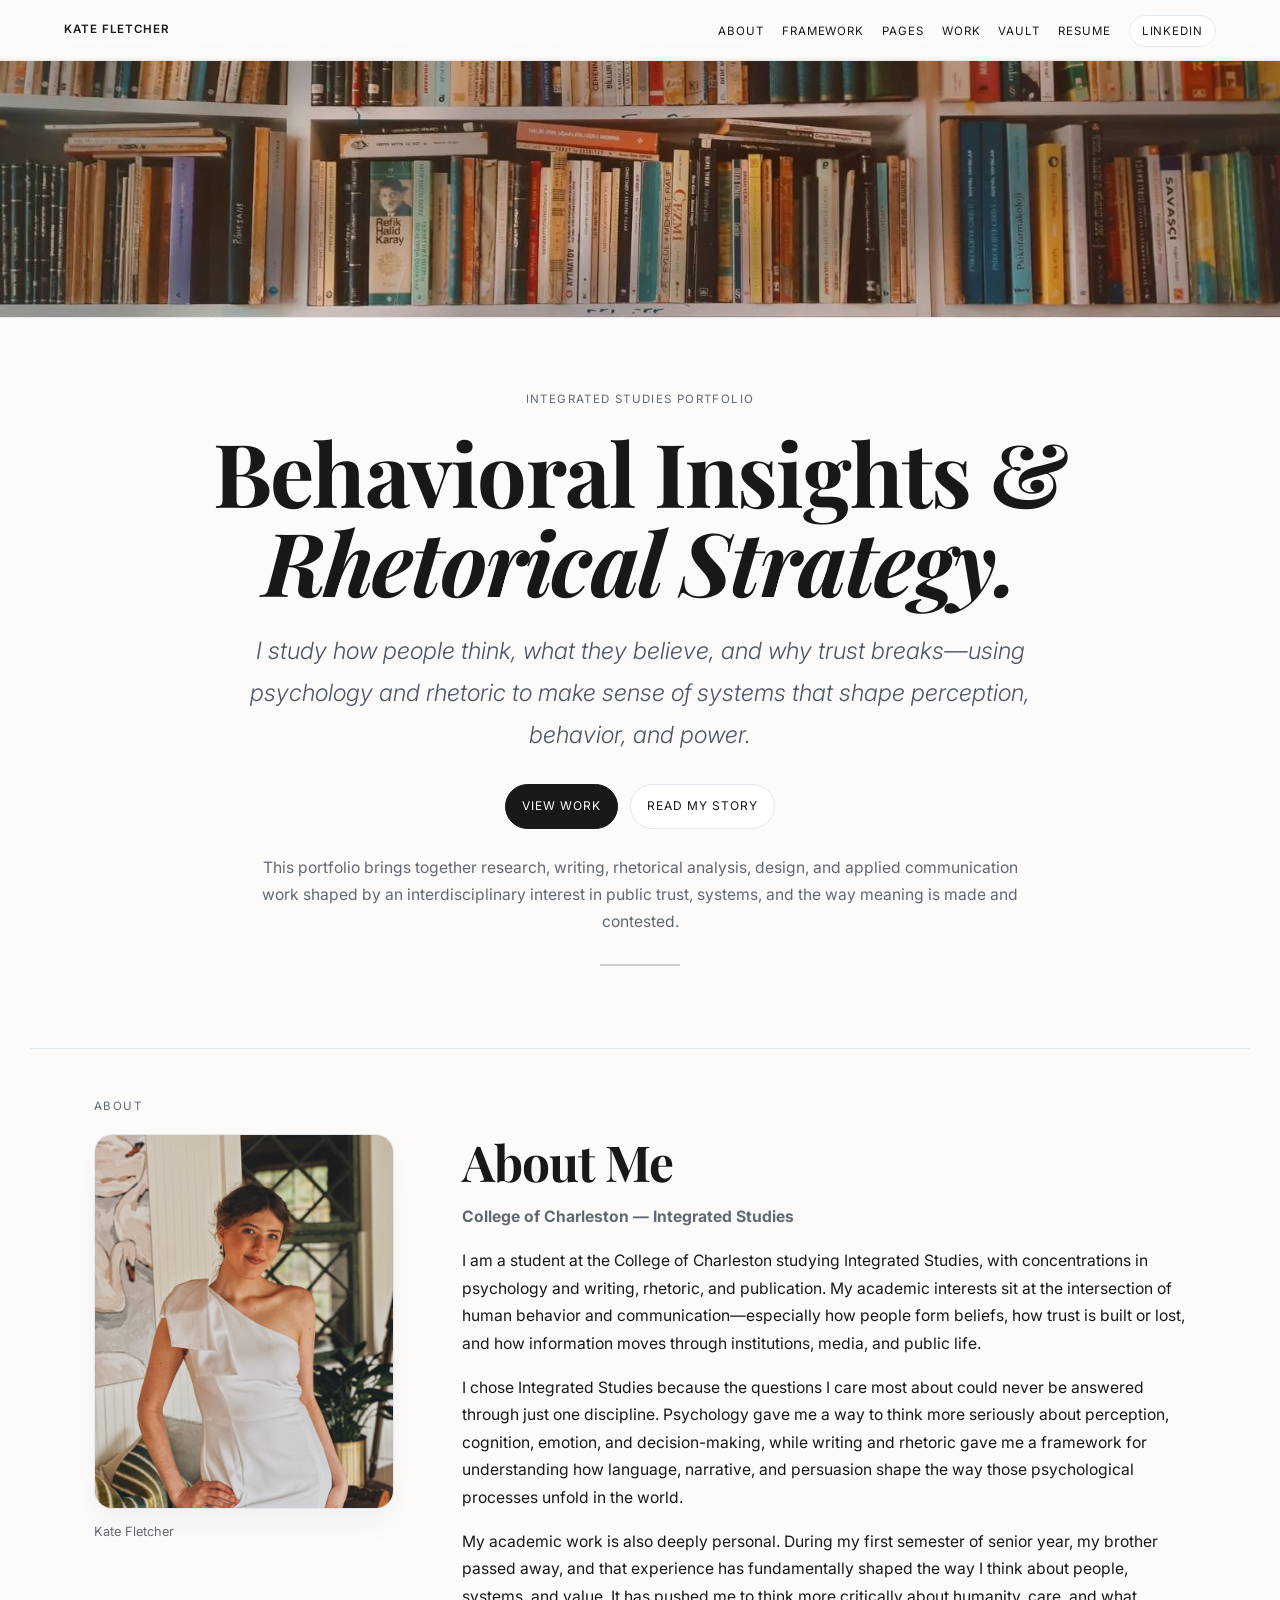
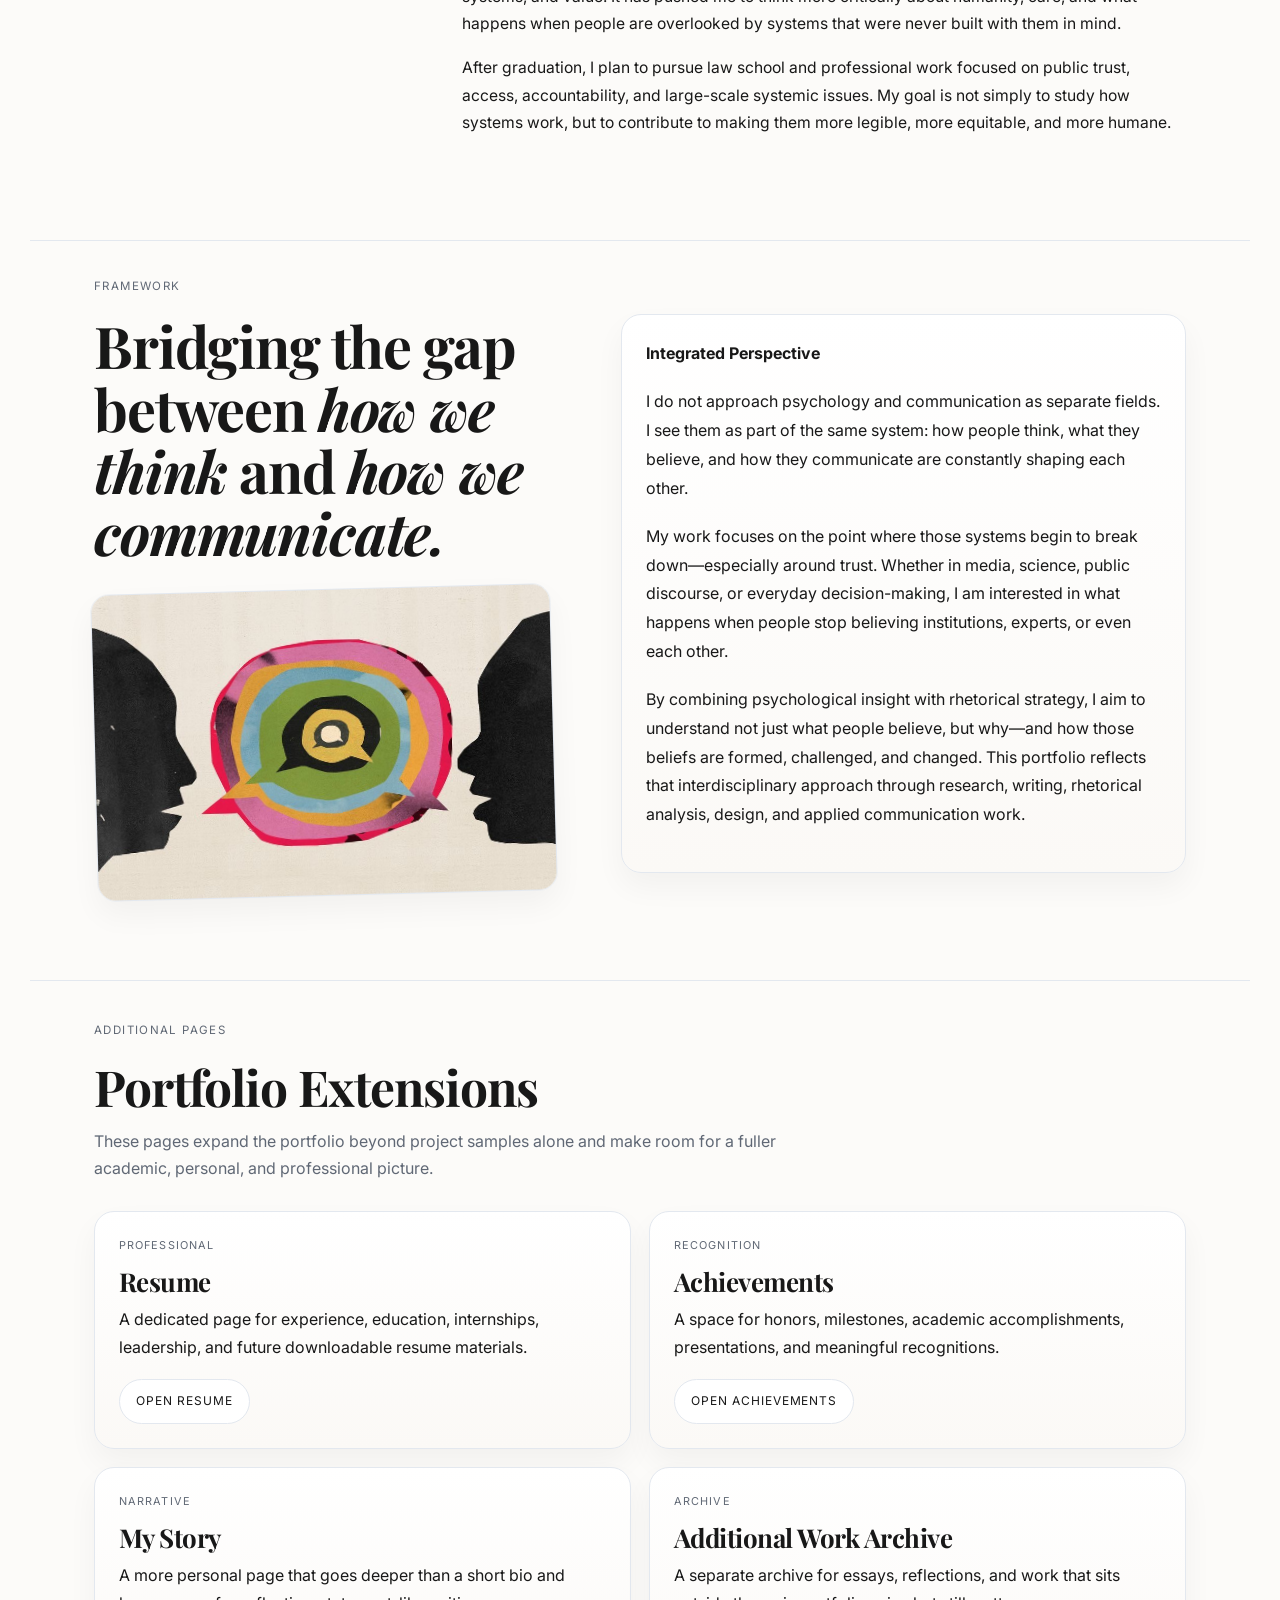
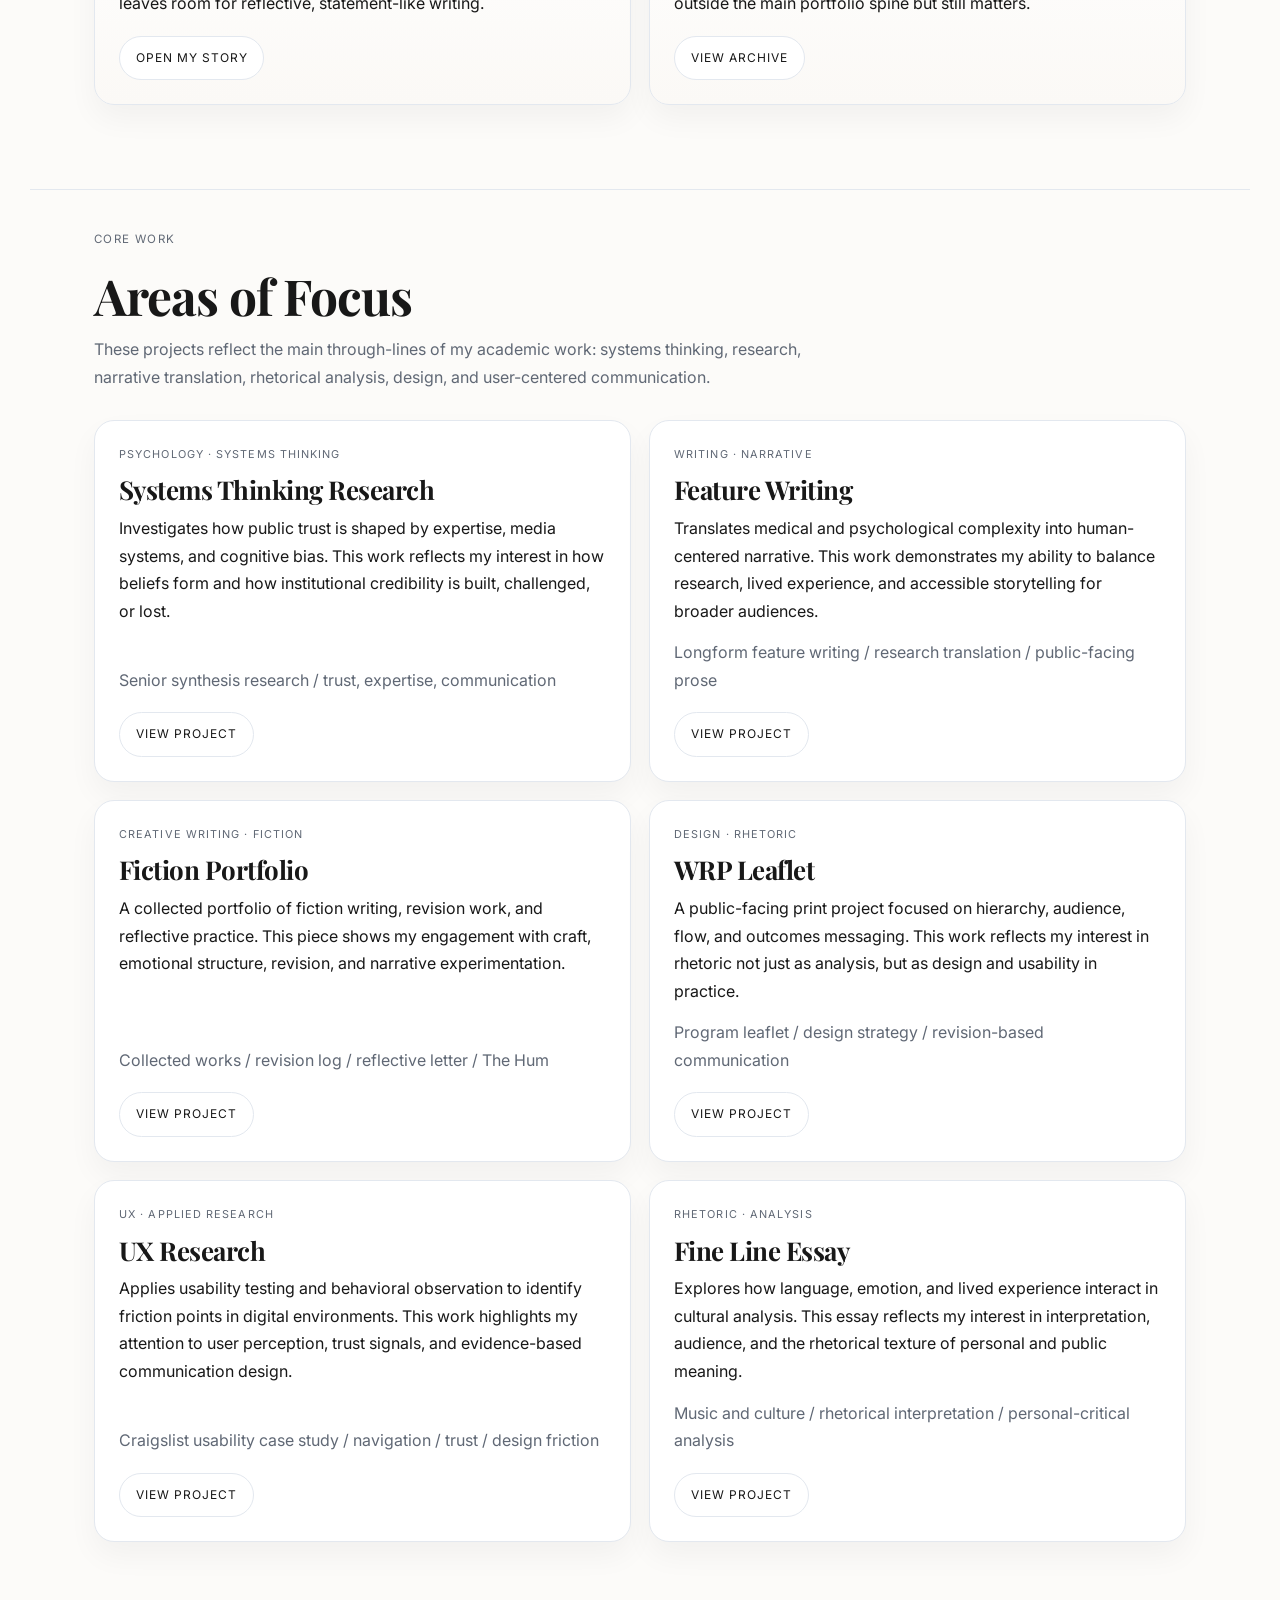
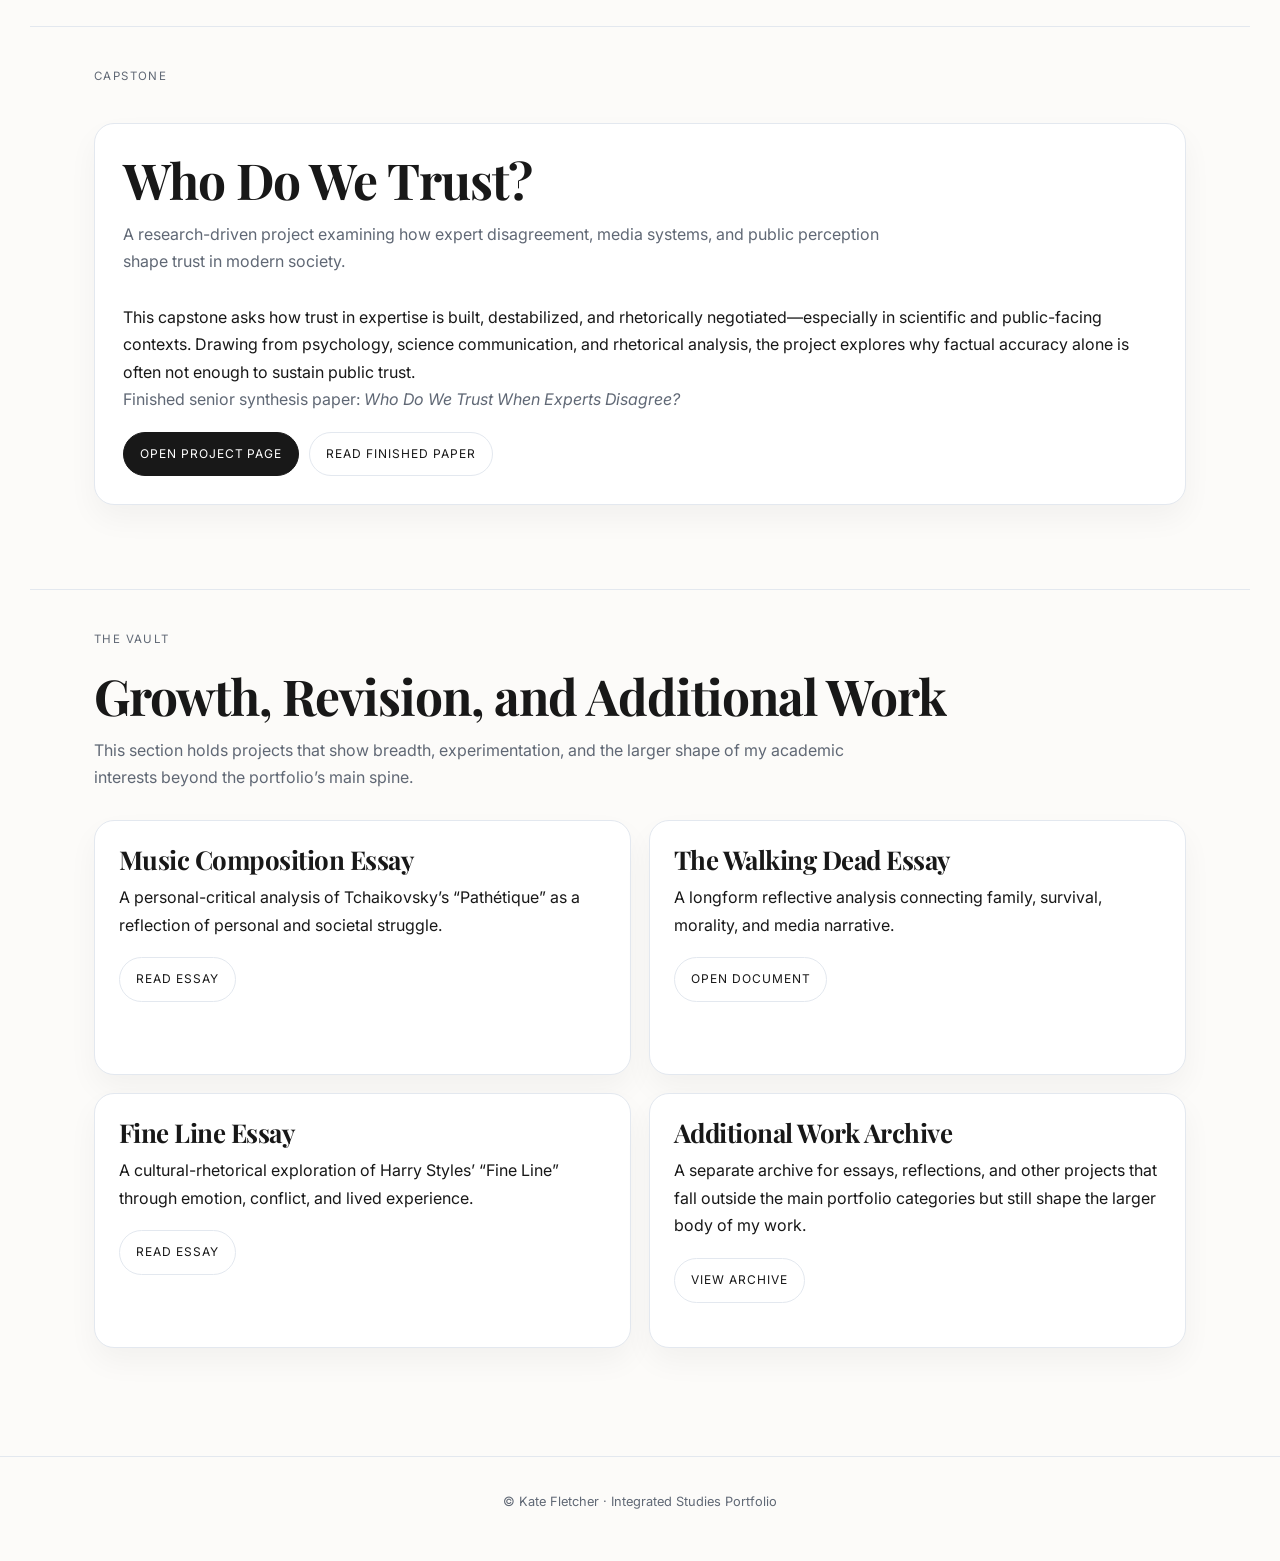
<file: index.html>
<!DOCTYPE html>
<html lang="en">
<head>
  <meta charset="UTF-8" />
  <meta name="viewport" content="width=device-width, initial-scale=1.0" />
  <title>Kate Fletcher | Integrated Studies Portfolio</title>

  <link rel="preconnect" href="https://fonts.googleapis.com" />
  <link rel="preconnect" href="https://fonts.gstatic.com" crossorigin />
  <link
    href="https://fonts.googleapis.com/css2?family=Inter:wght@300;400;500;600;700&family=Playfair+Display:ital,wght@0,400;0,600;1,400;1,500&display=swap"
    rel="stylesheet"
  />
  <link rel="stylesheet" href="style.css" />
</head>

<body>
  <nav class="site-nav">
    <a class="logo" href="#home">Kate Fletcher</a>

    <ul class="nav-links">
      <li><a href="#about-me">About</a></li>
      <li><a href="#about">Framework</a></li>
      <li><a href="#quick-links">Pages</a></li>
      <li><a href="#pillars">Work</a></li>
      <li><a href="#vault">Vault</a></li>
      <li><a href="resume.html">Resume</a></li>
      <li>
        <a
          class="nav-linkedin"
          href="https://www.linkedin.com/in/kate-fletcher-9b5301267/"
          target="_blank"
          rel="noopener noreferrer"
        >LinkedIn</a>
      </li>
    </ul>
  </nav>

  <header class="hero-banner"></header>

  <section id="home" class="hero">
    <p class="section-kicker">Integrated Studies Portfolio</p>
    <h1 class="hero-title">
      Behavioral Insights &<br />
      <i>Rhetorical Strategy.</i>
    </h1>

    <p class="hero-statement">
      I study how people think, what they believe, and why trust breaks—using psychology and rhetoric to make sense of systems that shape perception, behavior, and power.
    </p>

    <div class="hero-actions">
      <a class="btn btn-primary" href="#pillars">View Work</a>
      <a class="btn btn-secondary" href="story.html">Read My Story</a>
    </div>

    <p class="hero-subcopy">
      This portfolio brings together research, writing, rhetorical analysis, design, and applied communication work shaped by an interdisciplinary interest in public trust, systems, and the way meaning is made and contested.
    </p>
  </section>

  <section id="about-me" class="section">
    <p class="section-kicker">About</p>

    <div class="about-grid">
      <div class="about-photo-wrap">
        <img
          class="about-photo"
          src="F071816A-E5A7-48C6-AD24-863F8F9F71D1_VSCO.jpeg"
          alt="Kate Fletcher portrait"
        />
        <p class="about-caption">Kate Fletcher</p>
      </div>

      <div class="about-copy">
        <h2>About Me</h2>
        <p class="about-meta"><strong>College of Charleston — Integrated Studies</strong></p>

        <p>
          I am a student at the College of Charleston studying Integrated Studies, with concentrations in psychology and writing, rhetoric, and publication. My academic interests sit at the intersection of human behavior and communication—especially how people form beliefs, how trust is built or lost, and how information moves through institutions, media, and public life.
        </p>

        <p>
          I chose Integrated Studies because the questions I care most about could never be answered through just one discipline. Psychology gave me a way to think more seriously about perception, cognition, emotion, and decision-making, while writing and rhetoric gave me a framework for understanding how language, narrative, and persuasion shape the way those psychological processes unfold in the world.
        </p>

        <p>
          My academic work is also deeply personal. During my first semester of senior year, my brother passed away, and that experience has fundamentally shaped the way I think about people, systems, and value. It has pushed me to think more critically about humanity, care, and what happens when people are overlooked by systems that were never built with them in mind.
        </p>

        <p>
          After graduation, I plan to pursue law school and professional work focused on public trust, access, accountability, and large-scale systemic issues. My goal is not simply to study how systems work, but to contribute to making them more legible, more equitable, and more humane.
        </p>
      </div>
    </div>
  </section>

  <section id="about" class="section">
    <p class="section-kicker">Framework</p>

    <div class="framework-grid">
      <div class="framework-left">
        <h2 class="framework-lead">
          Bridging the gap between <i>how we think</i> and <i>how we communicate.</i>
        </h2>

        <img
          class="framework-image"
          src="framework-graphic.jpeg"
          alt="Communication and layered dialogue graphic"
        />
      </div>

      <div class="framework-copy card card-soft">
        <p><strong>Integrated Perspective</strong></p>

        <p>
          I do not approach psychology and communication as separate fields. I see them as part of the same system: how people think, what they believe, and how they communicate are constantly shaping each other.
        </p>

        <p>
          My work focuses on the point where those systems begin to break down—especially around trust. Whether in media, science, public discourse, or everyday decision-making, I am interested in what happens when people stop believing institutions, experts, or even each other.
        </p>

        <p>
          By combining psychological insight with rhetorical strategy, I aim to understand not just what people believe, but why—and how those beliefs are formed, challenged, and changed. This portfolio reflects that interdisciplinary approach through research, writing, rhetorical analysis, design, and applied communication work.
        </p>
      </div>
    </div>
  </section>

  <section id="quick-links" class="section">
    <p class="section-kicker">Additional Pages</p>
    <h2 class="section-heading">Portfolio Extensions</h2>
    <p class="section-intro">
      These pages expand the portfolio beyond project samples alone and make room for a fuller academic, personal, and professional picture.
    </p>

    <div class="card-grid four-up">
      <article class="card link-card">
        <span class="card-label">Professional</span>
        <h3>Resume</h3>
        <p>A dedicated page for experience, education, internships, leadership, and future downloadable resume materials.</p>
        <div class="card-actions">
          <a class="btn btn-secondary" href="resume.html">Open Resume</a>
        </div>
      </article>

      <article class="card link-card">
        <span class="card-label">Recognition</span>
        <h3>Achievements</h3>
        <p>A space for honors, milestones, academic accomplishments, presentations, and meaningful recognitions.</p>
        <div class="card-actions">
          <a class="btn btn-secondary" href="achievements.html">Open Achievements</a>
        </div>
      </article>

      <article class="card link-card">
        <span class="card-label">Narrative</span>
        <h3>My Story</h3>
        <p>A more personal page that goes deeper than a short bio and leaves room for reflective, statement-like writing.</p>
        <div class="card-actions">
          <a class="btn btn-secondary" href="story.html">Open My Story</a>
        </div>
      </article>

      <article class="card link-card">
        <span class="card-label">Archive</span>
        <h3>Additional Work Archive</h3>
        <p>A separate archive for essays, reflections, and work that sits outside the main portfolio spine but still matters.</p>
        <div class="card-actions">
          <a class="btn btn-secondary" href="archive.html">View Archive</a>
        </div>
      </article>
    </div>
  </section>

  <section id="pillars" class="section">
    <p class="section-kicker">Core Work</p>
    <h2 class="section-heading">Areas of Focus</h2>
    <p class="section-intro">
      These projects reflect the main through-lines of my academic work: systems thinking, research, narrative translation, rhetorical analysis, design, and user-centered communication.
    </p>

    <div class="card-grid two-up">
      <article class="card project-card">
        <span class="card-label">Psychology · Systems Thinking</span>
        <h3>Systems Thinking Research</h3>
        <p>
          Investigates how public trust is shaped by expertise, media systems, and cognitive bias. This work reflects my interest in how beliefs form and how institutional credibility is built, challenged, or lost.
        </p>
        <p class="artifact-note">Senior synthesis research / trust, expertise, communication</p>
        <div class="card-actions">
          <a class="btn btn-secondary" href="synthesis.html">View Project</a>
        </div>
      </article>

      <article class="card project-card">
        <span class="card-label">Writing · Narrative</span>
        <h3>Feature Writing</h3>
        <p>
          Translates medical and psychological complexity into human-centered narrative. This work demonstrates my ability to balance research, lived experience, and accessible storytelling for broader audiences.
        </p>
        <p class="artifact-note">Longform feature writing / research translation / public-facing prose</p>
        <div class="card-actions">
          <a class="btn btn-secondary" href="feature.html">View Project</a>
        </div>
      </article>

      <article class="card project-card">
        <span class="card-label">Creative Writing · Fiction</span>
        <h3>Fiction Portfolio</h3>
        <p>
          A collected portfolio of fiction writing, revision work, and reflective practice. This piece shows my engagement with craft, emotional structure, revision, and narrative experimentation.
        </p>
        <p class="artifact-note">Collected works / revision log / reflective letter / The Hum</p>
        <div class="card-actions">
          <a class="btn btn-secondary" href="fiction.html">View Project</a>
        </div>
      </article>

      <article class="card project-card">
        <span class="card-label">Design · Rhetoric</span>
        <h3>WRP Leaflet</h3>
        <p>
          A public-facing print project focused on hierarchy, audience, flow, and outcomes messaging. This work reflects my interest in rhetoric not just as analysis, but as design and usability in practice.
        </p>
        <p class="artifact-note">Program leaflet / design strategy / revision-based communication</p>
        <div class="card-actions">
          <a class="btn btn-secondary" href="leaflet.html">View Project</a>
        </div>
      </article>

      <article class="card project-card">
        <span class="card-label">UX · Applied Research</span>
        <h3>UX Research</h3>
        <p>
          Applies usability testing and behavioral observation to identify friction points in digital environments. This work highlights my attention to user perception, trust signals, and evidence-based communication design.
        </p>
        <p class="artifact-note">Craigslist usability case study / navigation / trust / design friction</p>
        <div class="card-actions">
          <a class="btn btn-secondary" href="ux.html">View Project</a>
        </div>
      </article>

      <article class="card project-card">
        <span class="card-label">Rhetoric · Analysis</span>
        <h3>Fine Line Essay</h3>
        <p>
          Explores how language, emotion, and lived experience interact in cultural analysis. This essay reflects my interest in interpretation, audience, and the rhetorical texture of personal and public meaning.
        </p>
        <p class="artifact-note">Music and culture / rhetorical interpretation / personal-critical analysis</p>
        <div class="card-actions">
          <a class="btn btn-secondary" href="fineline.html">View Project</a>
        </div>
      </article>
    </div>
  </section>

  <section id="synthesis" class="section">
    <p class="section-kicker">Capstone</p>

    <div class="feature-block">
      <h2 class="section-heading">Who Do We Trust?</h2>

      <p class="section-intro">
        A research-driven project examining how expert disagreement, media systems, and public perception shape trust in modern society.
      </p>

      <p>
        This capstone asks how trust in expertise is built, destabilized, and rhetorically negotiated—especially in scientific and public-facing contexts. Drawing from psychology, science communication, and rhetorical analysis, the project explores why factual accuracy alone is often not enough to sustain public trust.
      </p>

      <p class="muted">
        Finished senior synthesis paper: <i>Who Do We Trust When Experts Disagree?</i>
      </p>

      <div class="card-actions">
        <a class="btn btn-primary" href="synthesis.html">Open Project Page</a>
        <a class="btn btn-secondary" href="Senior-Synthesis-Final.pdf" target="_blank" rel="noopener noreferrer">Read Finished Paper</a>
      </div>
    </div>
  </section>

  <section id="vault" class="section">
    <p class="section-kicker">The Vault</p>
    <h2 class="section-heading">Growth, Revision, and Additional Work</h2>
    <p class="section-intro">
      This section holds projects that show breadth, experimentation, and the larger shape of my academic interests beyond the portfolio’s main spine.
    </p>

    <div class="card-grid two-up">
      <article class="card vault-card">
        <h3>Music Composition Essay</h3>
        <p>A personal-critical analysis of Tchaikovsky’s “Pathétique” as a reflection of personal and societal struggle.</p>
        <div class="card-actions">
          <a class="btn btn-secondary" href="https://github.com/katefletcher32505/portfolio/blob/main/Kate%20Fletcher%20Music%20Composition%20Essay.pdf?raw=true" target="_blank" rel="noopener noreferrer">Read Essay</a>
        </div>
      </article>

      <article class="card vault-card">
        <h3>The Walking Dead Essay</h3>
        <p>A longform reflective analysis connecting family, survival, morality, and media narrative.</p>
        <div class="card-actions">
          <a class="btn btn-secondary" href="https://github.com/katefletcher32505/portfolio/blob/main/the%20walking%20dead%20essay.docx?raw=true" target="_blank" rel="noopener noreferrer">Open Document</a>
        </div>
      </article>

      <article class="card vault-card">
        <h3>Fine Line Essay</h3>
        <p>A cultural-rhetorical exploration of Harry Styles’ “Fine Line” through emotion, conflict, and lived experience.</p>
        <div class="card-actions">
          <a class="btn btn-secondary" href="https://github.com/katefletcher32505/portfolio/blob/main/Fine%20Line%20Essay.pdf?raw=true" target="_blank" rel="noopener noreferrer">Read Essay</a>
        </div>
      </article>

      <article class="card vault-card">
        <h3>Additional Work Archive</h3>
        <p>A separate archive for essays, reflections, and other projects that fall outside the main portfolio categories but still shape the larger body of my work.</p>
        <div class="card-actions">
          <a class="btn btn-secondary" href="archive.html">View Archive</a>
        </div>
      </article>
    </div>
  </section>

  <footer>
    <p>© Kate Fletcher · Integrated Studies Portfolio</p>
  </footer>

  <script>
    window.addEventListener("load", function () {
      if (window.location.hash) {
        history.replaceState(null, null, window.location.pathname);
        window.scrollTo(0, 0);
      }
    });
  </script>
</body>
</html>
</file>
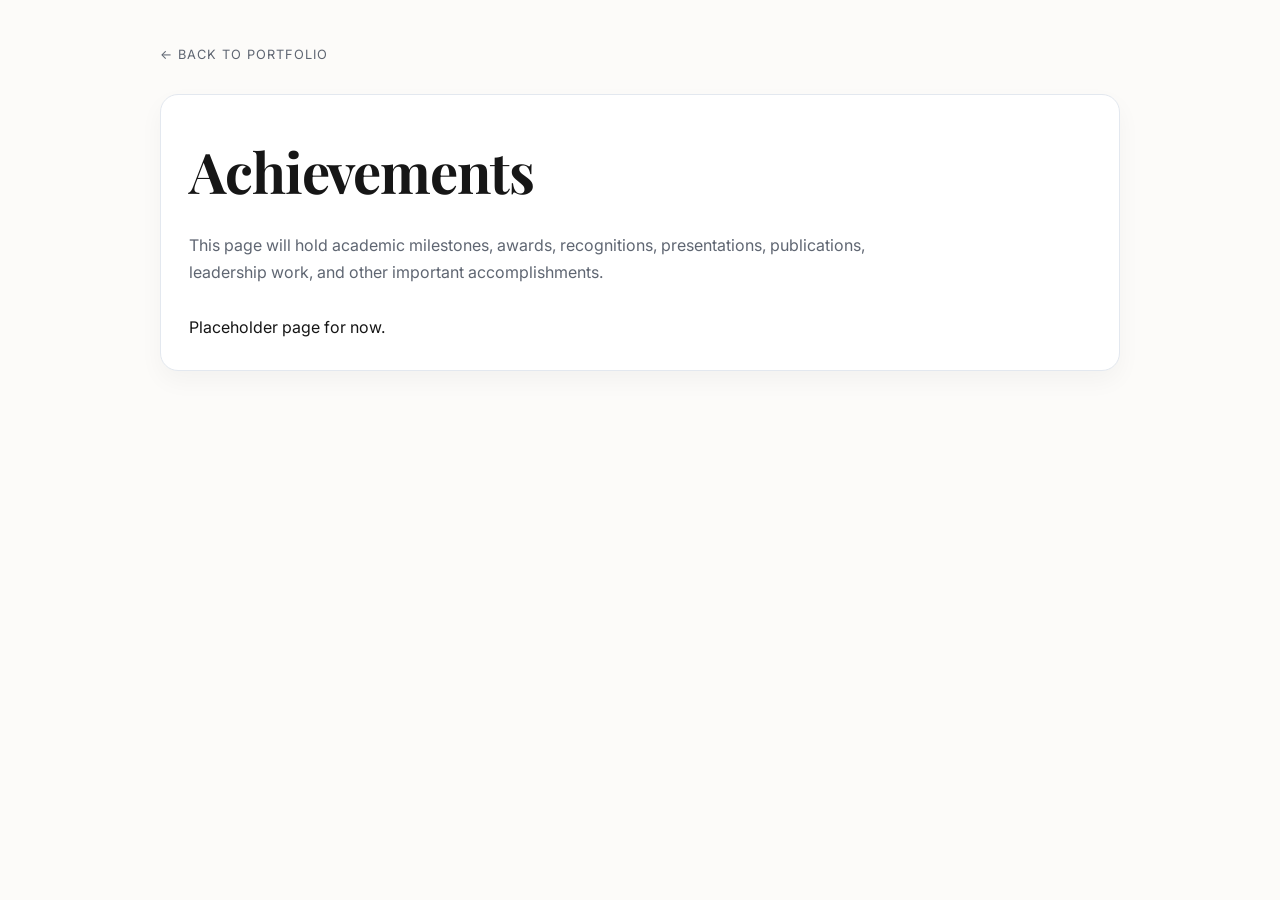
<file: achievements.html>
<!DOCTYPE html>
<html lang="en">
<head>
  <meta charset="UTF-8" />
  <meta name="viewport" content="width=device-width, initial-scale=1.0" />
  <title>Achievements | Kate Fletcher</title>
  <link rel="preconnect" href="https://fonts.googleapis.com" />
  <link rel="preconnect" href="https://fonts.gstatic.com" crossorigin />
  <link href="https://fonts.googleapis.com/css2?family=Inter:wght@300;400;500;600&family=Playfair+Display:ital,wght@0,400;0,600;1,400&display=swap" rel="stylesheet" />
  <style>
    :root {
      --bg-color: #fcfbf9;
      --surface: #ffffff;
      --text-main: #161616;
      --text-muted: #5f6672;
      --border: #e3e8ef;
      --max-width: 960px;
      --shadow: 0 10px 24px rgba(20, 20, 20, 0.04);
    }

    * { margin: 0; padding: 0; box-sizing: border-box; }
    body {
      font-family: "Inter", sans-serif;
      background: var(--bg-color);
      color: var(--text-main);
      line-height: 1.7;
      padding: 40px 5%;
    }

    h1, h2 {
      font-family: "Playfair Display", serif;
      letter-spacing: -0.02em;
    }

    a { color: inherit; text-decoration: none; }

    .wrap {
      max-width: var(--max-width);
      margin: 0 auto;
    }

    .top-link {
      display: inline-block;
      margin-bottom: 28px;
      font-size: 0.8rem;
      text-transform: uppercase;
      letter-spacing: 0.08em;
      color: var(--text-muted);
    }

    .card {
      background: var(--surface);
      border: 1px solid var(--border);
      box-shadow: var(--shadow);
      border-radius: 18px;
      padding: 28px;
    }

    h1 {
      font-size: clamp(2.1rem, 5vw, 3.5rem);
      margin-bottom: 14px;
    }

    .intro {
      color: var(--text-muted);
      max-width: 700px;
      margin-bottom: 28px;
    }
  </style>
</head>
<body>
  <div class="wrap">
    <a class="top-link" href="index.html">← Back to Portfolio</a>
    <div class="card">
      <h1>Achievements</h1>
      <p class="intro">
        This page will hold academic milestones, awards, recognitions, presentations, publications, leadership work, and other important accomplishments.
      </p>
      <p>
        Placeholder page for now.
      </p>
    </div>
  </div>
</body>
</html>
</file>
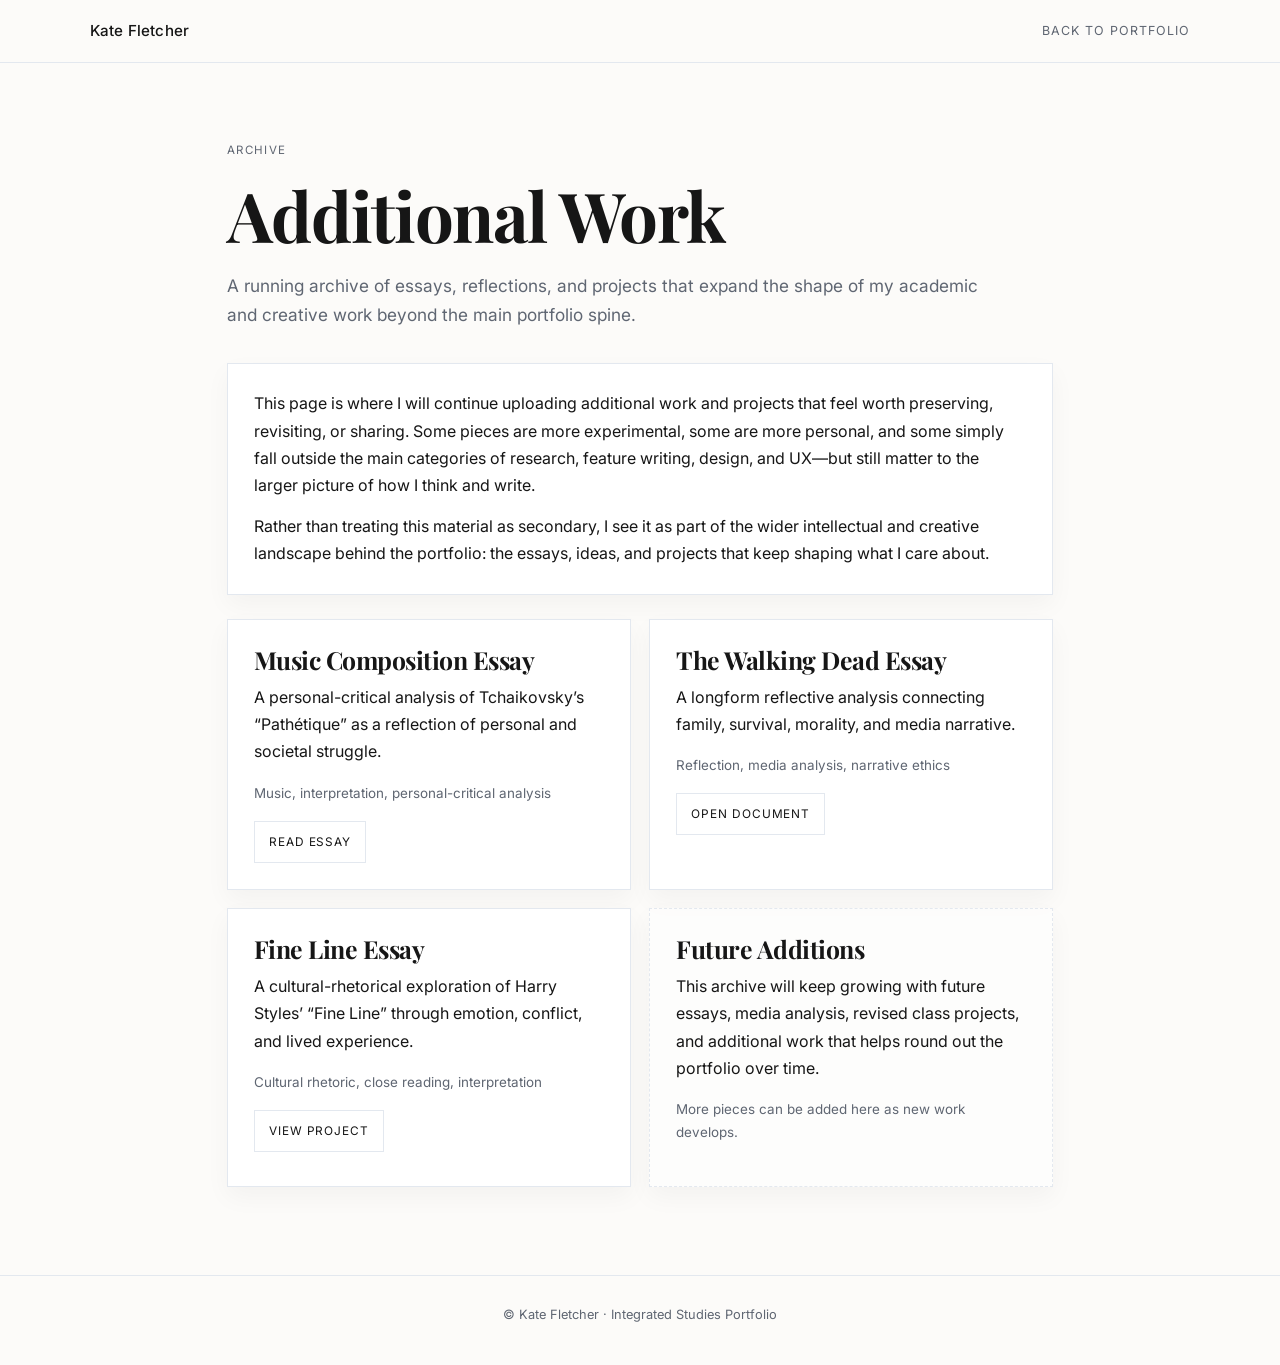
<file: archive.html>
<!DOCTYPE html>
<html lang="en">
<head>
  <meta charset="UTF-8" />
  <meta name="viewport" content="width=device-width, initial-scale=1.0" />
  <title>Additional Work | Kate Fletcher</title>

  <link rel="preconnect" href="https://fonts.googleapis.com" />
  <link rel="preconnect" href="https://fonts.gstatic.com" crossorigin />
  <link href="https://fonts.googleapis.com/css2?family=Inter:wght@300;400;500;600&family=Playfair+Display:ital,wght@0,400;0,600;1,400&display=swap" rel="stylesheet" />

  <style>
    :root {
      --bg-color: #fcfbf9;
      --surface: #ffffff;
      --text-main: #161616;
      --text-muted: #5f6672;
      --border: #e3e8ef;
      --shadow: 0 10px 24px rgba(20, 20, 20, 0.04);
      --max-width: 980px;
    }

    * {
      margin: 0;
      padding: 0;
      box-sizing: border-box;
    }

    html {
      scroll-behavior: smooth;
    }

    body {
      font-family: "Inter", sans-serif;
      background: var(--bg-color);
      color: var(--text-main);
      line-height: 1.7;
      -webkit-font-smoothing: antialiased;
      text-rendering: optimizeLegibility;
    }

    h1, h2, h3 {
      font-family: "Playfair Display", serif;
      letter-spacing: -0.02em;
    }

    a {
      color: inherit;
      text-decoration: none;
    }

    nav {
      padding: 18px 5%;
      border-bottom: 1px solid var(--border);
      background: rgba(252, 251, 249, 0.92);
      position: sticky;
      top: 0;
      z-index: 1000;
      backdrop-filter: blur(12px);
    }

    .nav-inner {
      max-width: 1100px;
      margin: 0 auto;
      display: flex;
      justify-content: space-between;
      align-items: center;
    }

    .logo {
      font-size: 0.95rem;
      font-weight: 500;
      letter-spacing: 0.01em;
    }

    .back-link {
      font-size: 0.78rem;
      text-transform: uppercase;
      letter-spacing: 0.08em;
      color: var(--text-muted);
    }

    main {
      max-width: var(--max-width);
      margin: 0 auto;
      padding: 72px 6% 88px;
    }

    .kicker {
      display: inline-block;
      margin-bottom: 18px;
      font-size: 0.72rem;
      text-transform: uppercase;
      letter-spacing: 0.12em;
      color: var(--text-muted);
    }

    h1 {
      font-size: clamp(2.4rem, 6vw, 4.3rem);
      line-height: 1.08;
      margin-bottom: 18px;
    }

    .subtitle {
      font-size: 1.08rem;
      color: var(--text-muted);
      max-width: 760px;
      margin-bottom: 34px;
    }

    .intro-card,
    .archive-card {
      background: var(--surface);
      border: 1px solid var(--border);
      box-shadow: var(--shadow);
      padding: 26px;
    }

    .intro-card {
      margin-bottom: 24px;
    }

    .intro-card p + p {
      margin-top: 14px;
    }

    .archive-grid {
      display: grid;
      grid-template-columns: 1fr 1fr;
      gap: 18px;
      margin-top: 18px;
    }

    .archive-card h3 {
      font-size: 1.55rem;
      margin-bottom: 10px;
      line-height: 1.15;
    }

    .archive-card p {
      color: var(--text-main);
      margin-bottom: 16px;
    }

    .archive-note {
      font-size: 0.84rem;
      color: var(--text-muted);
      margin-bottom: 16px;
    }

    .btn {
      display: inline-block;
      padding: 10px 14px;
      border: 1px solid var(--border);
      background: #fff;
      font-size: 0.74rem;
      text-transform: uppercase;
      letter-spacing: 0.08em;
      transition: all 0.2s ease;
    }

    .btn:hover {
      background: var(--text-main);
      color: #fff;
      border-color: var(--text-main);
    }

    .placeholder-card {
      border: 1px dashed var(--border);
      background: rgba(255,255,255,0.55);
    }

    footer {
      padding: 28px 6% 40px;
      text-align: center;
      color: var(--text-muted);
      font-size: 0.8rem;
      border-top: 1px solid var(--border);
    }

    @media (max-width: 780px) {
      .archive-grid {
        grid-template-columns: 1fr;
      }

      main {
        padding: 56px 6% 70px;
      }
    }
  </style>
</head>
<body>
  <nav>
    <div class="nav-inner">
      <a class="logo" href="index.html">Kate Fletcher</a>
      <a class="back-link" href="index.html#vault">Back to Portfolio</a>
    </div>
  </nav>

  <main>
    <span class="kicker">Archive</span>
    <h1>Additional Work</h1>
    <p class="subtitle">
      A running archive of essays, reflections, and projects that expand the shape of my academic and creative work beyond the main portfolio spine.
    </p>

    <div class="intro-card">
      <p>
        This page is where I will continue uploading additional work and projects that feel worth preserving, revisiting, or sharing. Some pieces are more experimental, some are more personal, and some simply fall outside the main categories of research, feature writing, design, and UX—but still matter to the larger picture of how I think and write.
      </p>
      <p>
        Rather than treating this material as secondary, I see it as part of the wider intellectual and creative landscape behind the portfolio: the essays, ideas, and projects that keep shaping what I care about.
      </p>
    </div>

    <div class="archive-grid">
      <div class="archive-card">
        <h3>Music Composition Essay</h3>
        <p>
          A personal-critical analysis of Tchaikovsky’s “Pathétique” as a reflection of personal and societal struggle.
        </p>
        <div class="archive-note">Music, interpretation, personal-critical analysis</div>
        <a class="btn" href="https://github.com/katefletcher32505/portfolio/blob/main/Kate%20Fletcher%20Music%20Composition%20Essay.pdf?raw=true" target="_blank" rel="noopener noreferrer">Read Essay</a>
      </div>

      <div class="archive-card">
        <h3>The Walking Dead Essay</h3>
        <p>
          A longform reflective analysis connecting family, survival, morality, and media narrative.
        </p>
        <div class="archive-note">Reflection, media analysis, narrative ethics</div>
        <a class="btn" href="https://github.com/katefletcher32505/portfolio/blob/main/the%20walking%20dead%20essay.docx?raw=true" target="_blank" rel="noopener noreferrer">Open Document</a>
      </div>

      <div class="archive-card">
        <h3>Fine Line Essay</h3>
        <p>
          A cultural-rhetorical exploration of Harry Styles’ “Fine Line” through emotion, conflict, and lived experience.
        </p>
        <div class="archive-note">Cultural rhetoric, close reading, interpretation</div>
        <a class="btn" href="fineline.html">View Project</a>
      </div>

      <div class="archive-card placeholder-card">
        <h3>Future Additions</h3>
        <p>
          This archive will keep growing with future essays, media analysis, revised class projects, and additional work that helps round out the portfolio over time.
        </p>
        <div class="archive-note">More pieces can be added here as new work develops.</div>
      </div>
    </div>
  </main>

  <footer>
    <p>© Kate Fletcher · Integrated Studies Portfolio</p>
  </footer>
</body>
</html>
</file>
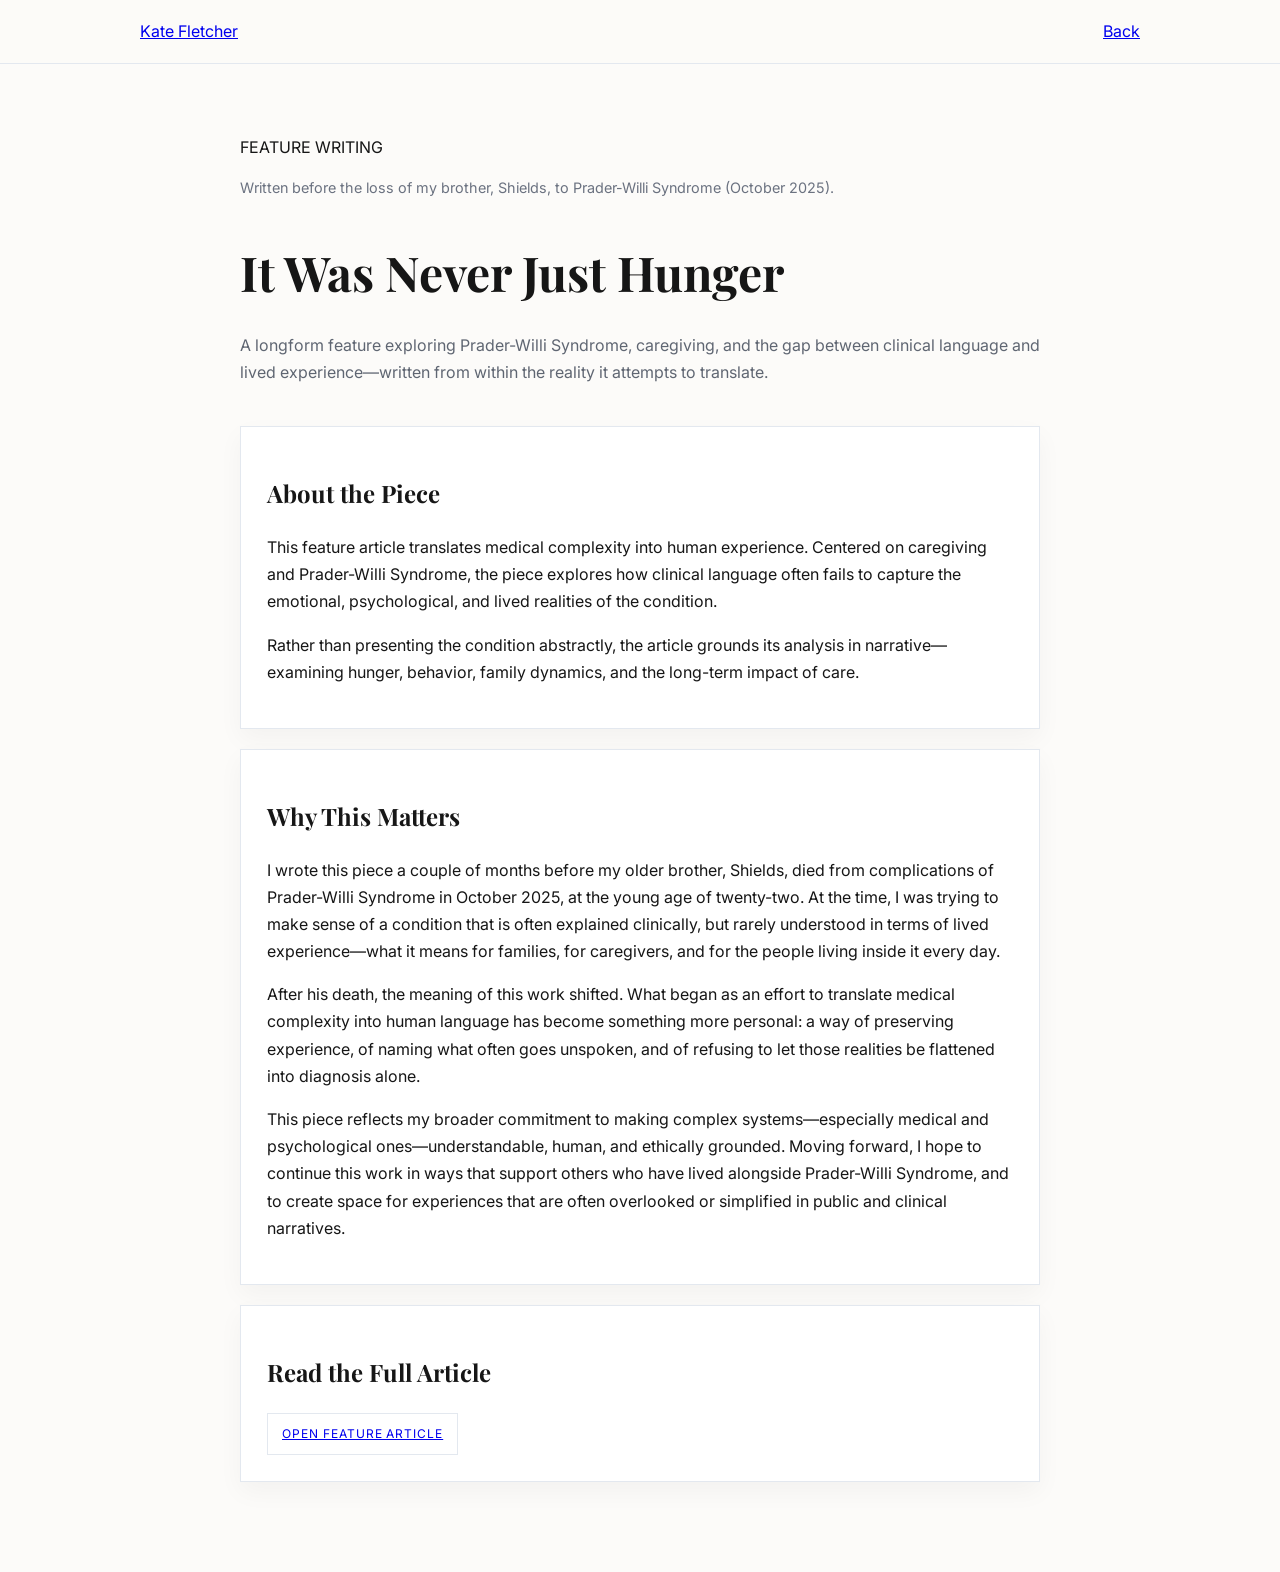
<file: feature.html>
<!DOCTYPE html>
<html lang="en">
<head>
<meta charset="UTF-8">
<meta name="viewport" content="width=device-width, initial-scale=1.0">
<title>Feature Writing | Kate Fletcher</title>

<link rel="preconnect" href="https://fonts.googleapis.com">
<link rel="preconnect" href="https://fonts.gstatic.com" crossorigin>
<link href="https://fonts.googleapis.com/css2?family=Inter:wght@300;400;500;600&family=Playfair+Display:ital,wght@0,400;0,600;1,400&display=swap" rel="stylesheet">

<style>
:root {
    --bg-color: #fcfbf9;
    --surface: #ffffff;
    --text-main: #161616;
    --text-muted: #5f6672;
    --border: #e3e8ef;
    --shadow: 0 10px 24px rgba(20,20,20,0.04);
}

body {
    font-family: 'Inter', sans-serif;
    background: var(--bg-color);
    color: var(--text-main);
    margin: 0;
    line-height: 1.7;
}

h1, h2 {
    font-family: 'Playfair Display', serif;
}

nav {
    padding: 18px 5%;
    border-bottom: 1px solid var(--border);
    background: rgba(252,251,249,0.92);
}

.nav-inner {
    max-width: 1000px;
    margin: auto;
    display: flex;
    justify-content: space-between;
}

main {
    max-width: 800px;
    margin: auto;
    padding: 70px 6%;
}

.kicker {
    font-size: 0.75rem;
    letter-spacing: 0.12em;
    text-transform: uppercase;
    color: var(--text-muted);
    margin-bottom: 16px;
    display: block;
}

h1 {
    font-size: 3rem;
    margin-bottom: 18px;
}

.subtitle {
    color: var(--text-muted);
    margin-bottom: 40px;
}

.card {
    background: var(--surface);
    border: 1px solid var(--border);
    padding: 26px;
    box-shadow: var(--shadow);
    margin-bottom: 20px;
}

.btn {
    display: inline-block;
    padding: 10px 14px;
    border: 1px solid var(--border);
    font-size: 0.75rem;
    text-transform: uppercase;
    letter-spacing: 0.08em;
}

.btn:hover {
    background: #161616;
    color: white;
}
</style>
</head>

<body>

<nav>
<div class="nav-inner">
<a href="index.html">Kate Fletcher</a>
<a href="index.html#pillars">Back</a>
</div>
</nav>

<main>

<span class="section-kicker">FEATURE WRITING</span>

<p style="max-width: 720px; margin-bottom: 18px; font-size: 0.9rem; color: #6b7280;">
  Written before the loss of my brother, Shields, to Prader-Willi Syndrome (October 2025).
</p>

<h1>It Was Never Just Hunger</h1>
<p class="subtitle">
A longform feature exploring Prader-Willi Syndrome, caregiving, and the gap between clinical language and lived experience—written from within the reality it attempts to translate.
</p>

<div class="card">
<h2>About the Piece</h2>
<p>
This feature article translates medical complexity into human experience. Centered on caregiving and Prader-Willi Syndrome, the piece explores how clinical language often fails to capture the emotional, psychological, and lived realities of the condition.
</p>

<p>
Rather than presenting the condition abstractly, the article grounds its analysis in narrative—examining hunger, behavior, family dynamics, and the long-term impact of care.
</p>
</div>

<div class="card">
<h2>Why This Matters</h2>
<p>
  I wrote this piece a couple of months before my older brother, Shields, died from complications of Prader-Willi Syndrome in October 2025, at the young age of twenty-two. At the time, I was trying to make sense of a condition that is often explained clinically, but rarely understood in terms of lived experience—what it means for families, for caregivers, and for the people living inside it every day.
</p>

<p>
  After his death, the meaning of this work shifted. What began as an effort to translate medical complexity into human language has become something more personal: a way of preserving experience, of naming what often goes unspoken, and of refusing to let those realities be flattened into diagnosis alone.
</p>

<p>
  This piece reflects my broader commitment to making complex systems—especially medical and psychological ones—understandable, human, and ethically grounded. Moving forward, I hope to continue this work in ways that support others who have lived alongside Prader-Willi Syndrome, and to create space for experiences that are often overlooked or simplified in public and clinical narratives.
</p>
</div>

<div class="card">
<h2>Read the Full Article</h2>

<a class="btn" href="https://github.com/katefletcher32505/portfolio/blob/main/feature%20copy%20article%20kate.pdf?raw=true" target="_blank">
Open Feature Article
</a>

</div>

</main>

</body>
</html>
</file>
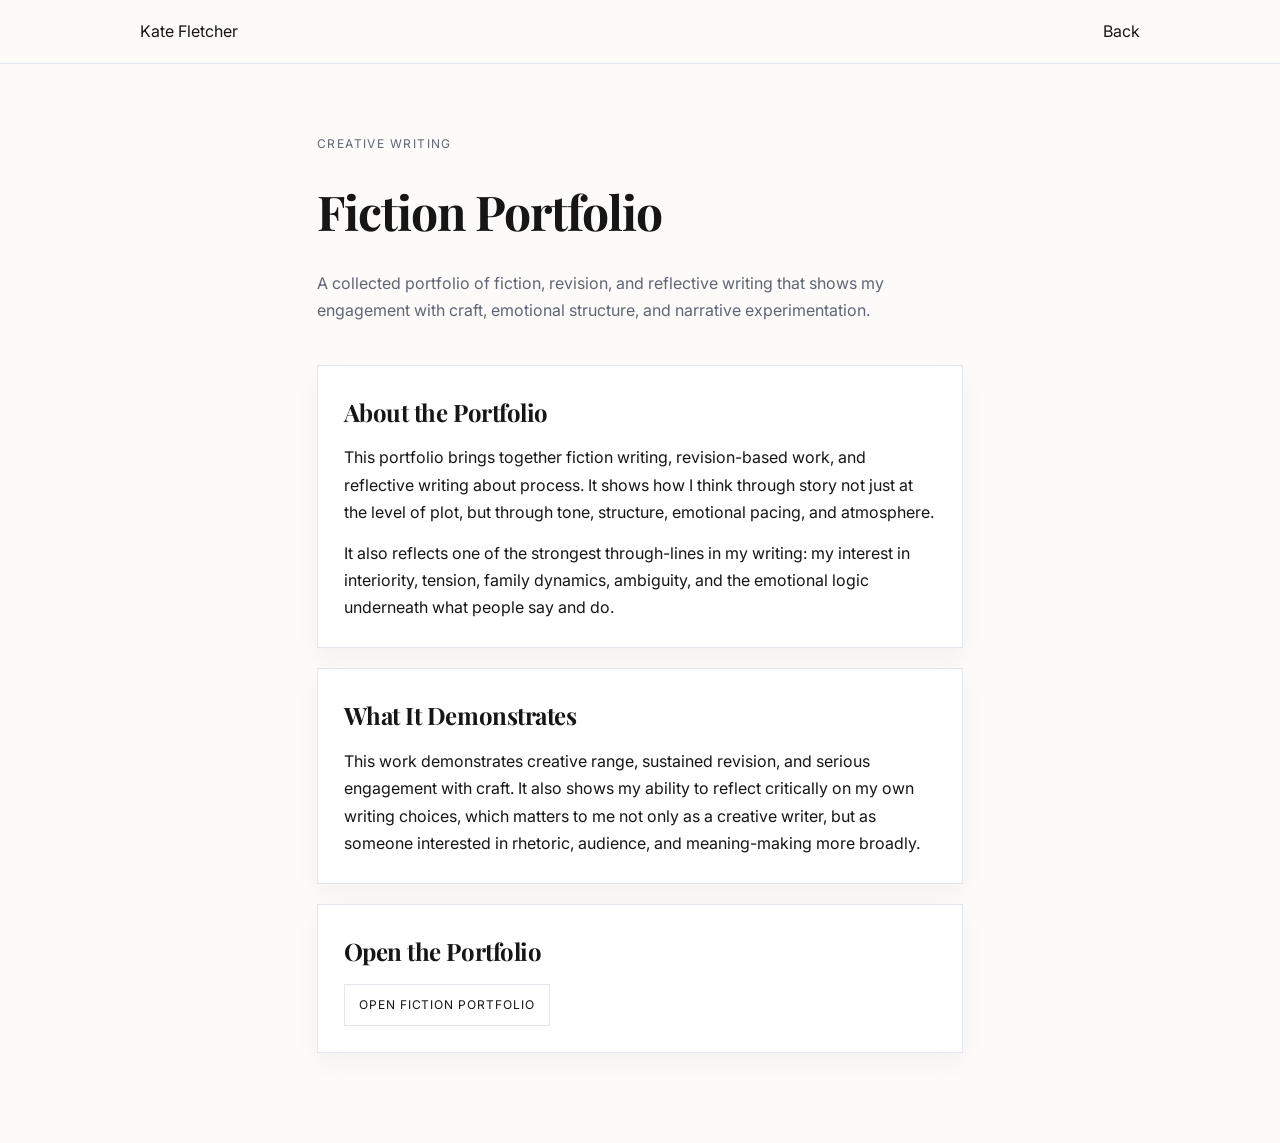
<file: fiction.html>
<!DOCTYPE html>
<html lang="en">
<head>
  <meta charset="UTF-8" />
  <meta name="viewport" content="width=device-width, initial-scale=1.0" />
  <title>Fiction Portfolio | Kate Fletcher</title>

  <link rel="preconnect" href="https://fonts.googleapis.com" />
  <link rel="preconnect" href="https://fonts.gstatic.com" crossorigin />
  <link href="https://fonts.googleapis.com/css2?family=Inter:wght@300;400;500;600&family=Playfair+Display:ital,wght@0,400;0,600;1,400&display=swap" rel="stylesheet" />

  <style>
    :root {
      --bg-color: #fcfbf9;
      --surface: #ffffff;
      --text-main: #161616;
      --text-muted: #5f6672;
      --border: #e3e8ef;
      --shadow: 0 10px 24px rgba(20, 20, 20, 0.04);
    }

    * {
      margin: 0;
      padding: 0;
      box-sizing: border-box;
    }

    body {
      font-family: "Inter", sans-serif;
      background: var(--bg-color);
      color: var(--text-main);
      line-height: 1.7;
      -webkit-font-smoothing: antialiased;
      text-rendering: optimizeLegibility;
    }

    h1, h2 {
      font-family: "Playfair Display", serif;
      letter-spacing: -0.02em;
    }

    a {
      color: inherit;
      text-decoration: none;
    }

    nav {
      padding: 18px 5%;
      border-bottom: 1px solid var(--border);
      background: rgba(252, 251, 249, 0.92);
    }

    .nav-inner {
      max-width: 1000px;
      margin: auto;
      display: flex;
      justify-content: space-between;
      align-items: center;
    }

    main {
      max-width: 800px;
      margin: auto;
      padding: 70px 6%;
    }

    .kicker {
      font-size: 0.75rem;
      letter-spacing: 0.12em;
      text-transform: uppercase;
      color: var(--text-muted);
      margin-bottom: 16px;
      display: block;
    }

    h1 {
      font-size: 3rem;
      margin-bottom: 18px;
    }

    .subtitle {
      color: var(--text-muted);
      margin-bottom: 40px;
    }

    .card {
      background: var(--surface);
      border: 1px solid var(--border);
      padding: 26px;
      box-shadow: var(--shadow);
      margin-bottom: 20px;
    }

    .card h2 {
      margin-bottom: 12px;
    }

    .card p + p {
      margin-top: 14px;
    }

    .btn {
      display: inline-block;
      padding: 10px 14px;
      border: 1px solid var(--border);
      font-size: 0.75rem;
      text-transform: uppercase;
      letter-spacing: 0.08em;
      transition: all 0.2s ease;
    }

    .btn:hover {
      background: #161616;
      color: white;
      border-color: #161616;
    }
  </style>
</head>
<body>

  <nav>
    <div class="nav-inner">
      <a href="index.html">Kate Fletcher</a>
      <a href="index.html#pillars">Back</a>
    </div>
  </nav>

  <main>
    <span class="kicker">Creative Writing</span>

    <h1>Fiction Portfolio</h1>

    <p class="subtitle">
      A collected portfolio of fiction, revision, and reflective writing that shows my engagement with craft, emotional structure, and narrative experimentation.
    </p>

    <div class="card">
      <h2>About the Portfolio</h2>
      <p>
        This portfolio brings together fiction writing, revision-based work, and reflective writing about process. It shows how I think through story not just at the level of plot, but through tone, structure, emotional pacing, and atmosphere.
      </p>
      <p>
        It also reflects one of the strongest through-lines in my writing: my interest in interiority, tension, family dynamics, ambiguity, and the emotional logic underneath what people say and do.
      </p>
    </div>

    <div class="card">
      <h2>What It Demonstrates</h2>
      <p>
        This work demonstrates creative range, sustained revision, and serious engagement with craft. It also shows my ability to reflect critically on my own writing choices, which matters to me not only as a creative writer, but as someone interested in rhetoric, audience, and meaning-making more broadly.
      </p>
    </div>

    <div class="card">
      <h2>Open the Portfolio</h2>
      <a class="btn" href="https://github.com/katefletcher32505/portfolio/blob/main/FinalPortfolio__KateFletcher.pdf?raw=true" target="_blank" rel="noopener noreferrer">
        Open Fiction Portfolio
      </a>
    </div>
  </main>

</body>
</html>
</file>
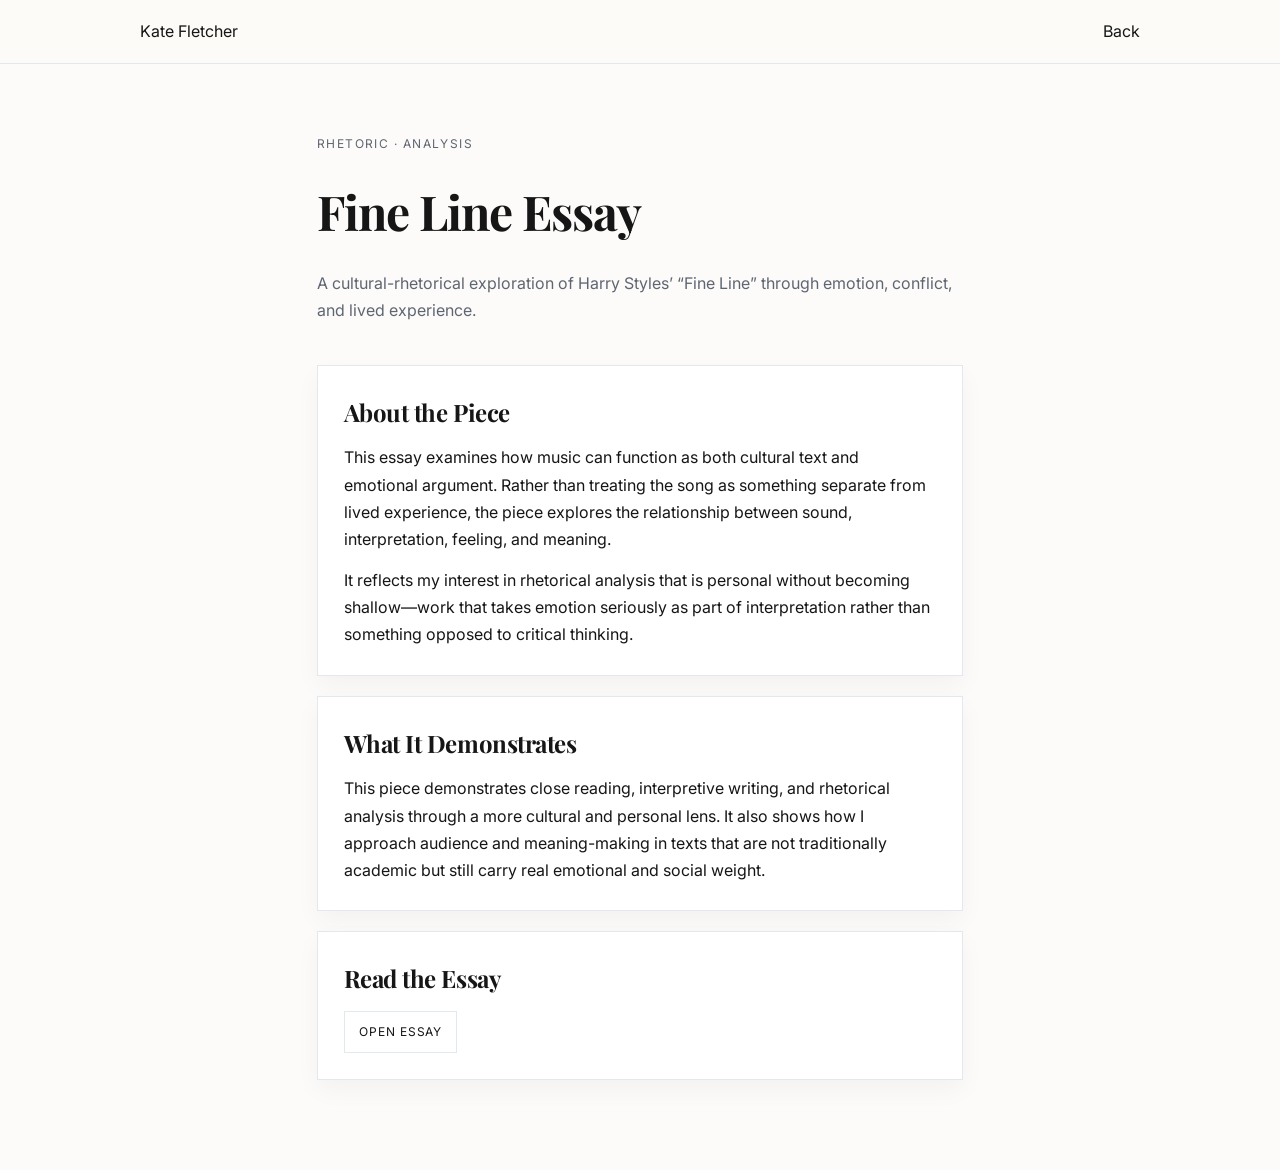
<file: fineline.html>
<!DOCTYPE html>
<html lang="en">
<head>
  <meta charset="UTF-8" />
  <meta name="viewport" content="width=device-width, initial-scale=1.0" />
  <title>Fine Line Essay | Kate Fletcher</title>

  <link rel="preconnect" href="https://fonts.googleapis.com" />
  <link rel="preconnect" href="https://fonts.gstatic.com" crossorigin />
  <link href="https://fonts.googleapis.com/css2?family=Inter:wght@300;400;500;600&family=Playfair+Display:ital,wght@0,400;0,600;1,400&display=swap" rel="stylesheet" />

  <style>
    :root {
      --bg-color: #fcfbf9;
      --surface: #ffffff;
      --text-main: #161616;
      --text-muted: #5f6672;
      --border: #e3e8ef;
      --shadow: 0 10px 24px rgba(20, 20, 20, 0.04);
    }

    * {
      margin: 0;
      padding: 0;
      box-sizing: border-box;
    }

    body {
      font-family: "Inter", sans-serif;
      background: var(--bg-color);
      color: var(--text-main);
      line-height: 1.7;
      -webkit-font-smoothing: antialiased;
      text-rendering: optimizeLegibility;
    }

    h1, h2 {
      font-family: "Playfair Display", serif;
      letter-spacing: -0.02em;
    }

    a {
      color: inherit;
      text-decoration: none;
    }

    nav {
      padding: 18px 5%;
      border-bottom: 1px solid var(--border);
      background: rgba(252, 251, 249, 0.92);
    }

    .nav-inner {
      max-width: 1000px;
      margin: auto;
      display: flex;
      justify-content: space-between;
      align-items: center;
    }

    main {
      max-width: 800px;
      margin: auto;
      padding: 70px 6%;
    }

    .kicker {
      font-size: 0.75rem;
      letter-spacing: 0.12em;
      text-transform: uppercase;
      color: var(--text-muted);
      margin-bottom: 16px;
      display: block;
    }

    h1 {
      font-size: 3rem;
      margin-bottom: 18px;
    }

    .subtitle {
      color: var(--text-muted);
      margin-bottom: 40px;
    }

    .card {
      background: var(--surface);
      border: 1px solid var(--border);
      padding: 26px;
      box-shadow: var(--shadow);
      margin-bottom: 20px;
    }

    .card h2 {
      margin-bottom: 12px;
    }

    .card p + p {
      margin-top: 14px;
    }

    .btn {
      display: inline-block;
      padding: 10px 14px;
      border: 1px solid var(--border);
      font-size: 0.75rem;
      text-transform: uppercase;
      letter-spacing: 0.08em;
      transition: all 0.2s ease;
      background: #fff;
    }

    .btn:hover {
      background: #161616;
      color: white;
      border-color: #161616;
    }
  </style>
</head>
<body>

  <nav>
    <div class="nav-inner">
      <a href="index.html">Kate Fletcher</a>
      <a href="index.html#vault">Back</a>
    </div>
  </nav>

  <main>
    <span class="kicker">Rhetoric · Analysis</span>

    <h1>Fine Line Essay</h1>

    <p class="subtitle">
      A cultural-rhetorical exploration of Harry Styles’ “Fine Line” through emotion, conflict, and lived experience.
    </p>

    <div class="card">
      <h2>About the Piece</h2>
      <p>
        This essay examines how music can function as both cultural text and emotional argument. Rather than treating the song as something separate from lived experience, the piece explores the relationship between sound, interpretation, feeling, and meaning.
      </p>
      <p>
        It reflects my interest in rhetorical analysis that is personal without becoming shallow—work that takes emotion seriously as part of interpretation rather than something opposed to critical thinking.
      </p>
    </div>

    <div class="card">
      <h2>What It Demonstrates</h2>
      <p>
        This piece demonstrates close reading, interpretive writing, and rhetorical analysis through a more cultural and personal lens. It also shows how I approach audience and meaning-making in texts that are not traditionally academic but still carry real emotional and social weight.
      </p>
    </div>

    <div class="card">
      <h2>Read the Essay</h2>
      <a class="btn" href="https://github.com/katefletcher32505/portfolio/blob/main/Fine%20Line%20Essay.pdf?raw=true" target="_blank" rel="noopener noreferrer">
        Open Essay
      </a>
    </div>
  </main>

</body>
</html>
</file>
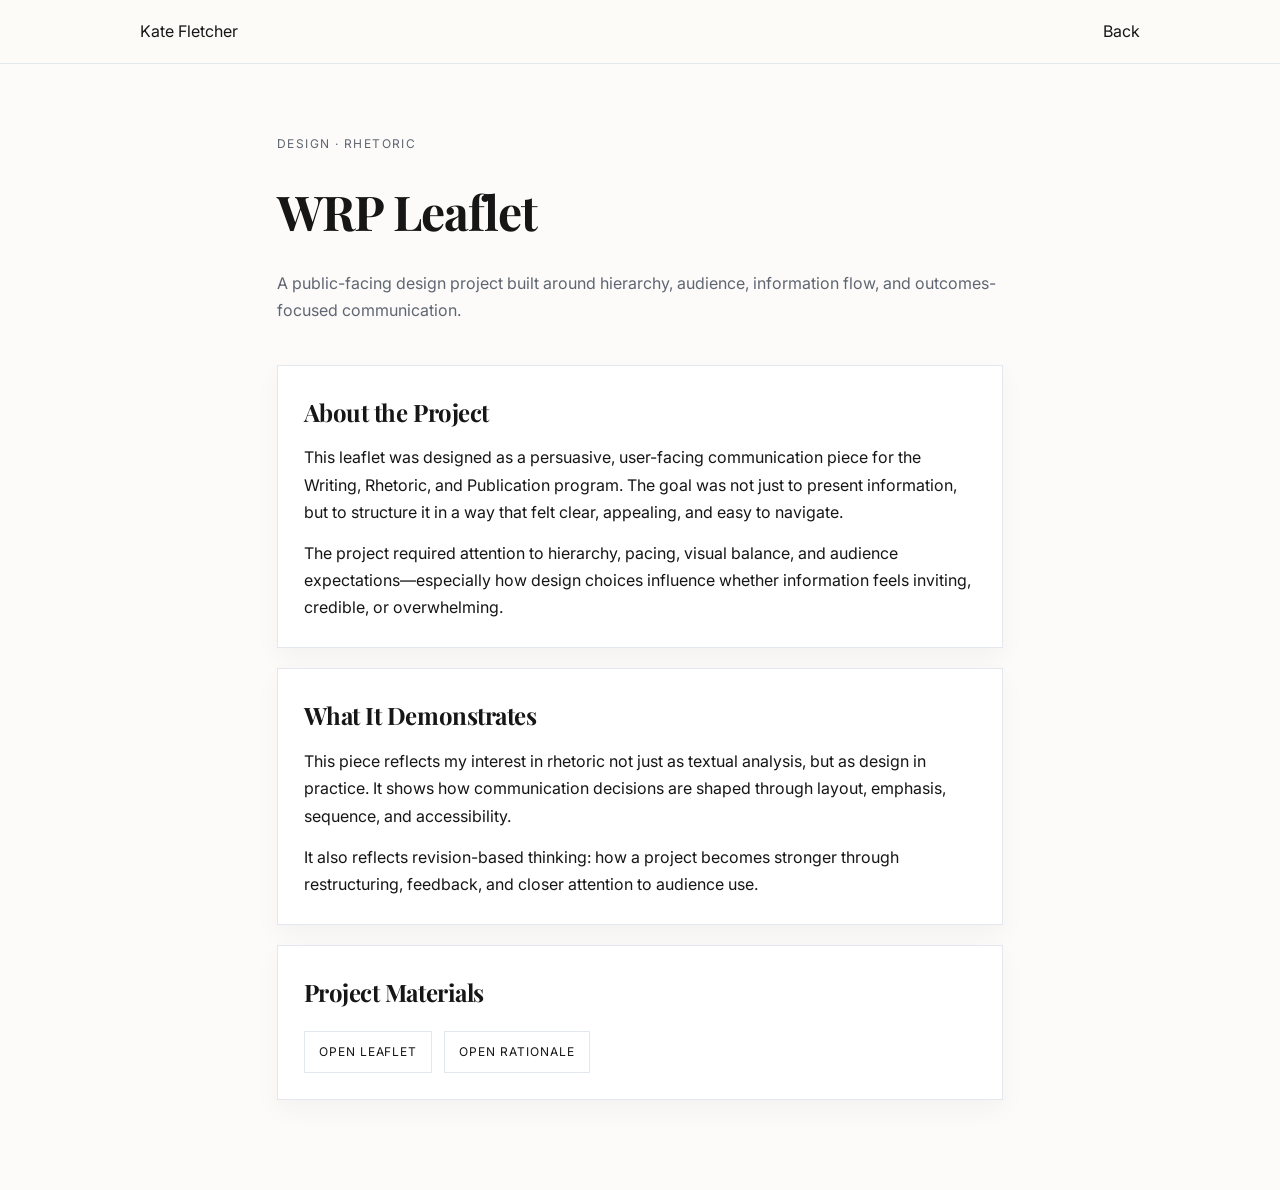
<file: leaflet.html>
<!DOCTYPE html>
<html lang="en">
<head>
  <meta charset="UTF-8" />
  <meta name="viewport" content="width=device-width, initial-scale=1.0" />
  <title>WRP Leaflet | Kate Fletcher</title>

  <link rel="preconnect" href="https://fonts.googleapis.com" />
  <link rel="preconnect" href="https://fonts.gstatic.com" crossorigin />
  <link href="https://fonts.googleapis.com/css2?family=Inter:wght@300;400;500;600&family=Playfair+Display:ital,wght@0,400;0,600;1,400&display=swap" rel="stylesheet" />

  <style>
    :root {
      --bg-color: #fcfbf9;
      --surface: #ffffff;
      --text-main: #161616;
      --text-muted: #5f6672;
      --border: #e3e8ef;
      --shadow: 0 10px 24px rgba(20, 20, 20, 0.04);
    }

    * {
      margin: 0;
      padding: 0;
      box-sizing: border-box;
    }

    body {
      font-family: "Inter", sans-serif;
      background: var(--bg-color);
      color: var(--text-main);
      line-height: 1.7;
      -webkit-font-smoothing: antialiased;
      text-rendering: optimizeLegibility;
    }

    h1, h2 {
      font-family: "Playfair Display", serif;
      letter-spacing: -0.02em;
    }

    a {
      color: inherit;
      text-decoration: none;
    }

    nav {
      padding: 18px 5%;
      border-bottom: 1px solid var(--border);
      background: rgba(252, 251, 249, 0.92);
    }

    .nav-inner {
      max-width: 1000px;
      margin: auto;
      display: flex;
      justify-content: space-between;
      align-items: center;
    }

    main {
      max-width: 880px;
      margin: auto;
      padding: 70px 6%;
    }

    .kicker {
      font-size: 0.75rem;
      letter-spacing: 0.12em;
      text-transform: uppercase;
      color: var(--text-muted);
      margin-bottom: 16px;
      display: block;
    }

    h1 {
      font-size: 3rem;
      margin-bottom: 18px;
    }

    .subtitle {
      color: var(--text-muted);
      margin-bottom: 40px;
      max-width: 760px;
    }

    .card {
      background: var(--surface);
      border: 1px solid var(--border);
      padding: 26px;
      box-shadow: var(--shadow);
      margin-bottom: 20px;
    }

    .card h2 {
      margin-bottom: 12px;
    }

    .card p + p {
      margin-top: 14px;
    }

    .actions {
      display: flex;
      flex-wrap: wrap;
      gap: 12px;
      margin-top: 18px;
    }

    .btn {
      display: inline-block;
      padding: 10px 14px;
      border: 1px solid var(--border);
      font-size: 0.75rem;
      text-transform: uppercase;
      letter-spacing: 0.08em;
      transition: all 0.2s ease;
      background: #fff;
    }

    .btn:hover {
      background: #161616;
      color: white;
      border-color: #161616;
    }
  </style>
</head>
<body>

  <nav>
    <div class="nav-inner">
      <a href="index.html">Kate Fletcher</a>
      <a href="index.html#pillars">Back</a>
    </div>
  </nav>

  <main>
    <span class="kicker">Design · Rhetoric</span>

    <h1>WRP Leaflet</h1>

    <p class="subtitle">
      A public-facing design project built around hierarchy, audience, information flow, and outcomes-focused communication.
    </p>

    <div class="card">
      <h2>About the Project</h2>
      <p>
        This leaflet was designed as a persuasive, user-facing communication piece for the Writing, Rhetoric, and Publication program. The goal was not just to present information, but to structure it in a way that felt clear, appealing, and easy to navigate.
      </p>
      <p>
        The project required attention to hierarchy, pacing, visual balance, and audience expectations—especially how design choices influence whether information feels inviting, credible, or overwhelming.
      </p>
    </div>

    <div class="card">
      <h2>What It Demonstrates</h2>
      <p>
        This piece reflects my interest in rhetoric not just as textual analysis, but as design in practice. It shows how communication decisions are shaped through layout, emphasis, sequence, and accessibility.
      </p>
      <p>
        It also reflects revision-based thinking: how a project becomes stronger through restructuring, feedback, and closer attention to audience use.
      </p>
    </div>

    <div class="card">
      <h2>Project Materials</h2>
      <div class="actions">
        <a class="btn" href="https://github.com/katefletcher32505/portfolio/blob/main/WRP%20Leaflet%20%28Kate%20Fletcher%29.pdf?raw=true" target="_blank" rel="noopener noreferrer">Open Leaflet</a>
        <a class="btn" href="https://github.com/katefletcher32505/portfolio/blob/main/Untitled%20presentation.pptx?raw=true" target="_blank" rel="noopener noreferrer">Open Rationale</a>
      </div>
    </div>
  </main>

</body>
</html>
</file>
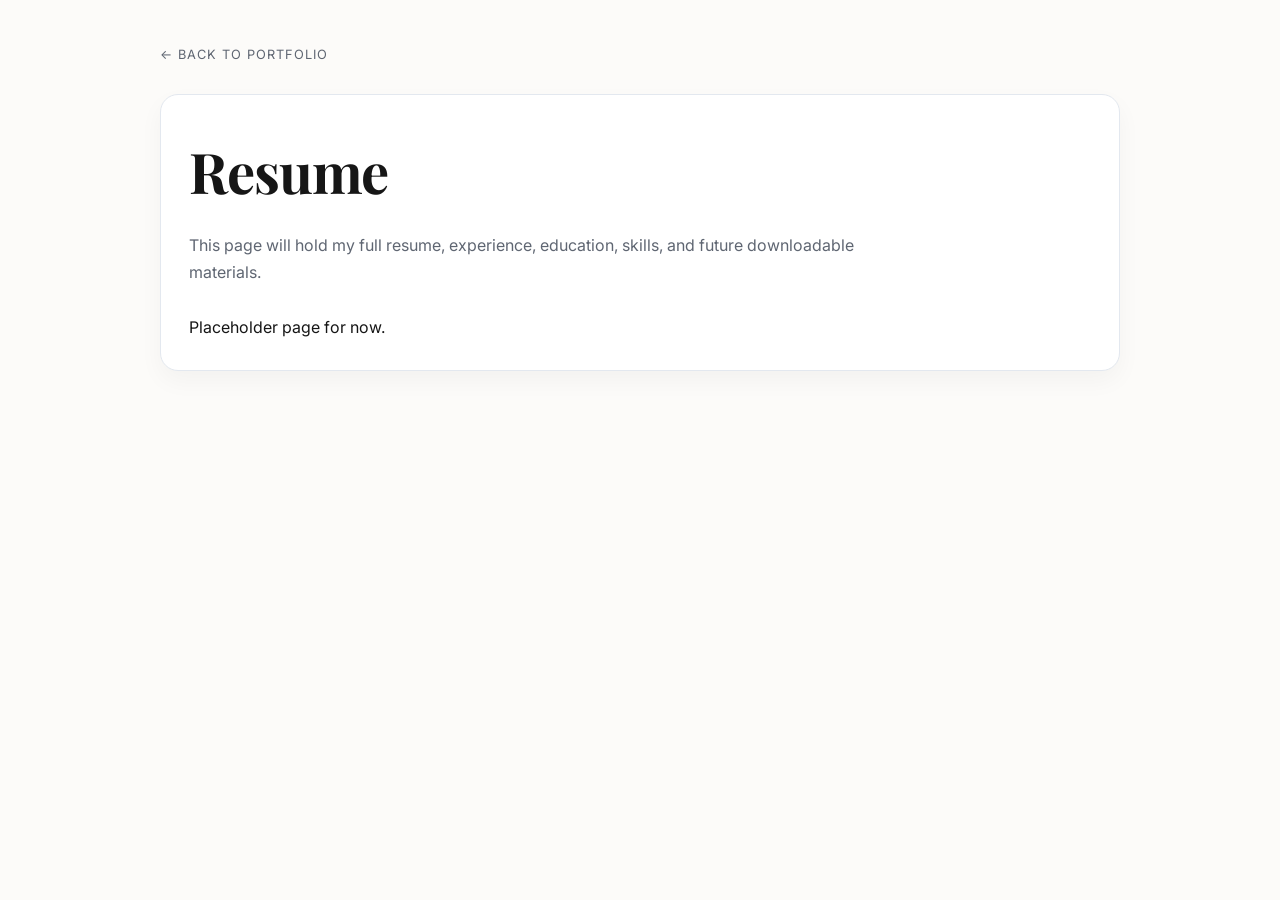
<file: resume.html>
<!DOCTYPE html>
<html lang="en">
<head>
  <meta charset="UTF-8" />
  <meta name="viewport" content="width=device-width, initial-scale=1.0" />
  <title>Resume | Kate Fletcher</title>
  <link rel="preconnect" href="https://fonts.googleapis.com" />
  <link rel="preconnect" href="https://fonts.gstatic.com" crossorigin />
  <link href="https://fonts.googleapis.com/css2?family=Inter:wght@300;400;500;600&family=Playfair+Display:ital,wght@0,400;0,600;1,400&display=swap" rel="stylesheet" />
  <style>
    :root {
      --bg-color: #fcfbf9;
      --surface: #ffffff;
      --text-main: #161616;
      --text-muted: #5f6672;
      --border: #e3e8ef;
      --max-width: 960px;
      --shadow: 0 10px 24px rgba(20, 20, 20, 0.04);
    }

    * { margin: 0; padding: 0; box-sizing: border-box; }
    body {
      font-family: "Inter", sans-serif;
      background: var(--bg-color);
      color: var(--text-main);
      line-height: 1.7;
      padding: 40px 5%;
    }

    h1, h2 {
      font-family: "Playfair Display", serif;
      letter-spacing: -0.02em;
    }

    a { color: inherit; text-decoration: none; }

    .wrap {
      max-width: var(--max-width);
      margin: 0 auto;
    }

    .top-link {
      display: inline-block;
      margin-bottom: 28px;
      font-size: 0.8rem;
      text-transform: uppercase;
      letter-spacing: 0.08em;
      color: var(--text-muted);
    }

    .card {
      background: var(--surface);
      border: 1px solid var(--border);
      box-shadow: var(--shadow);
      border-radius: 18px;
      padding: 28px;
    }

    h1 {
      font-size: clamp(2.1rem, 5vw, 3.5rem);
      margin-bottom: 14px;
    }

    .intro {
      color: var(--text-muted);
      max-width: 700px;
      margin-bottom: 28px;
    }
  </style>
</head>
<body>
  <div class="wrap">
    <a class="top-link" href="index.html">← Back to Portfolio</a>
    <div class="card">
      <h1>Resume</h1>
      <p class="intro">
        This page will hold my full resume, experience, education, skills, and future downloadable materials.
      </p>
      <p>
        Placeholder page for now.
      </p>
    </div>
  </div>
</body>
</html>
</file>
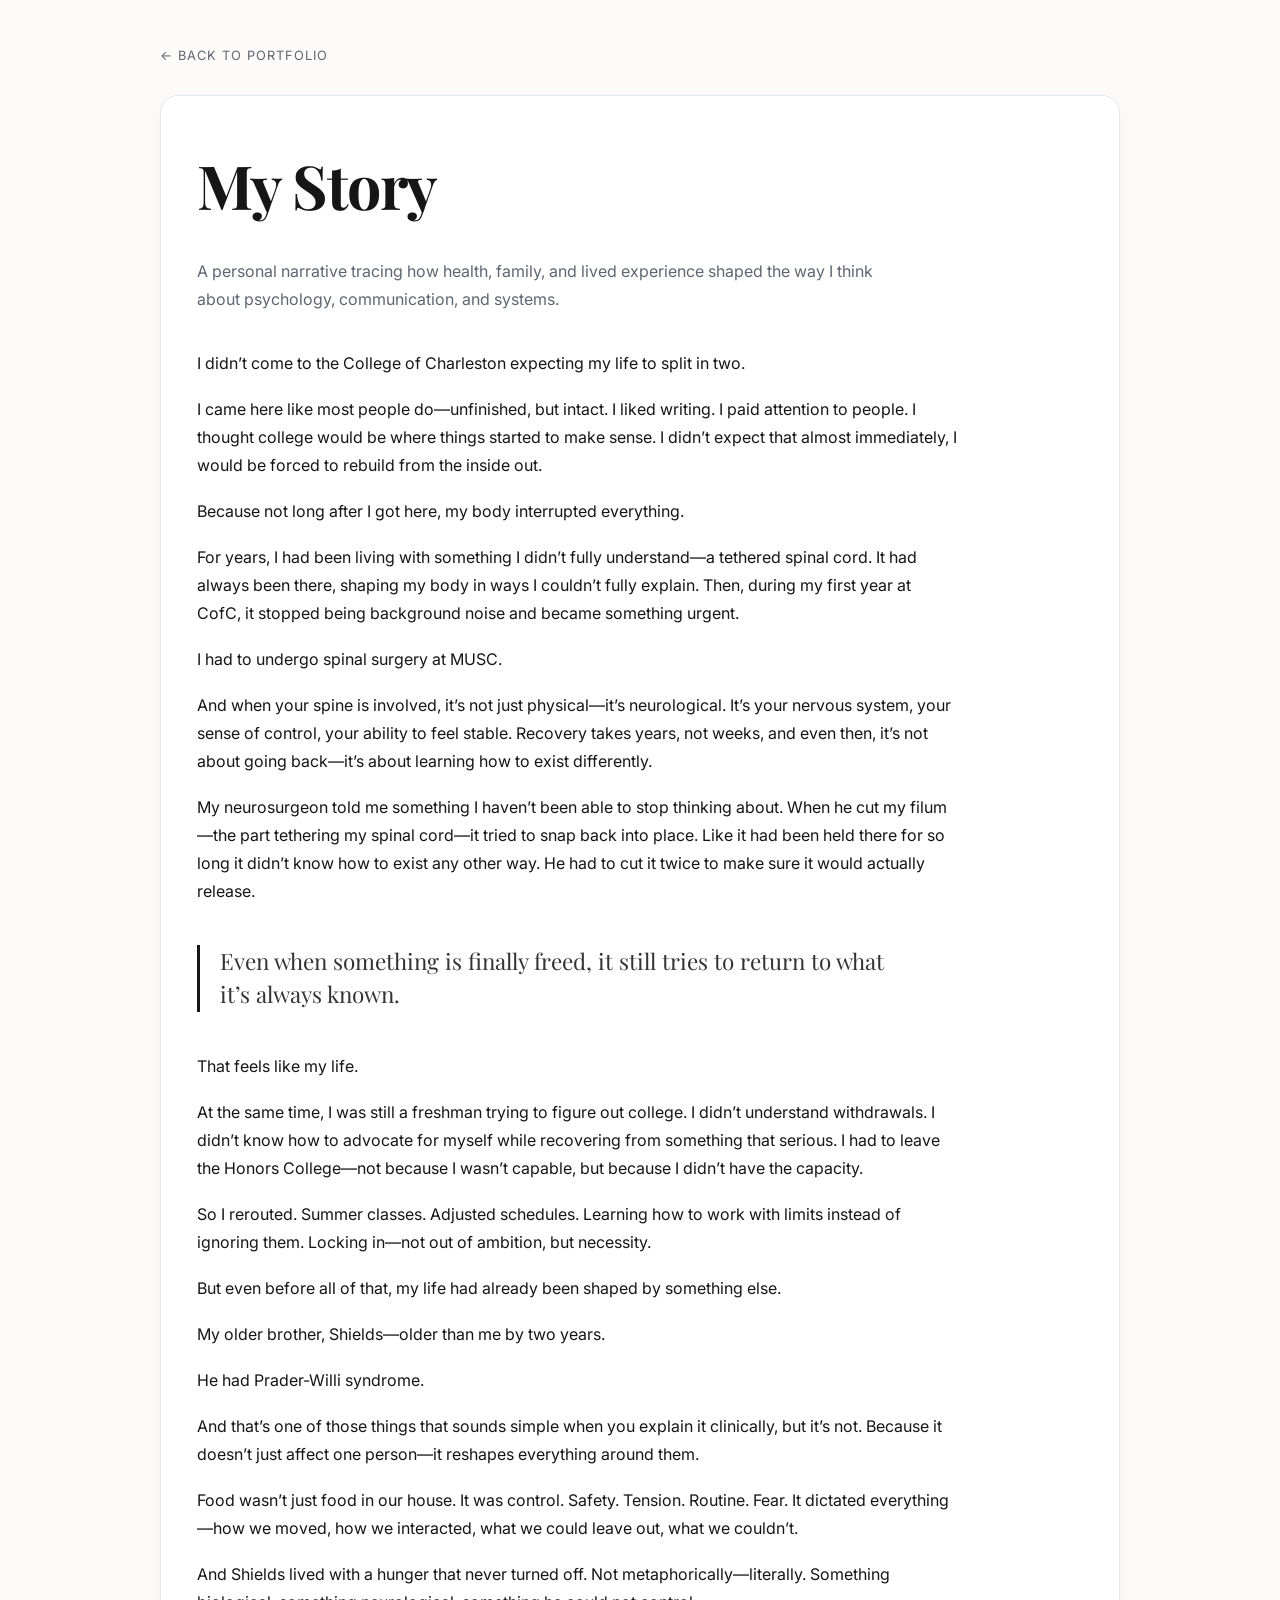
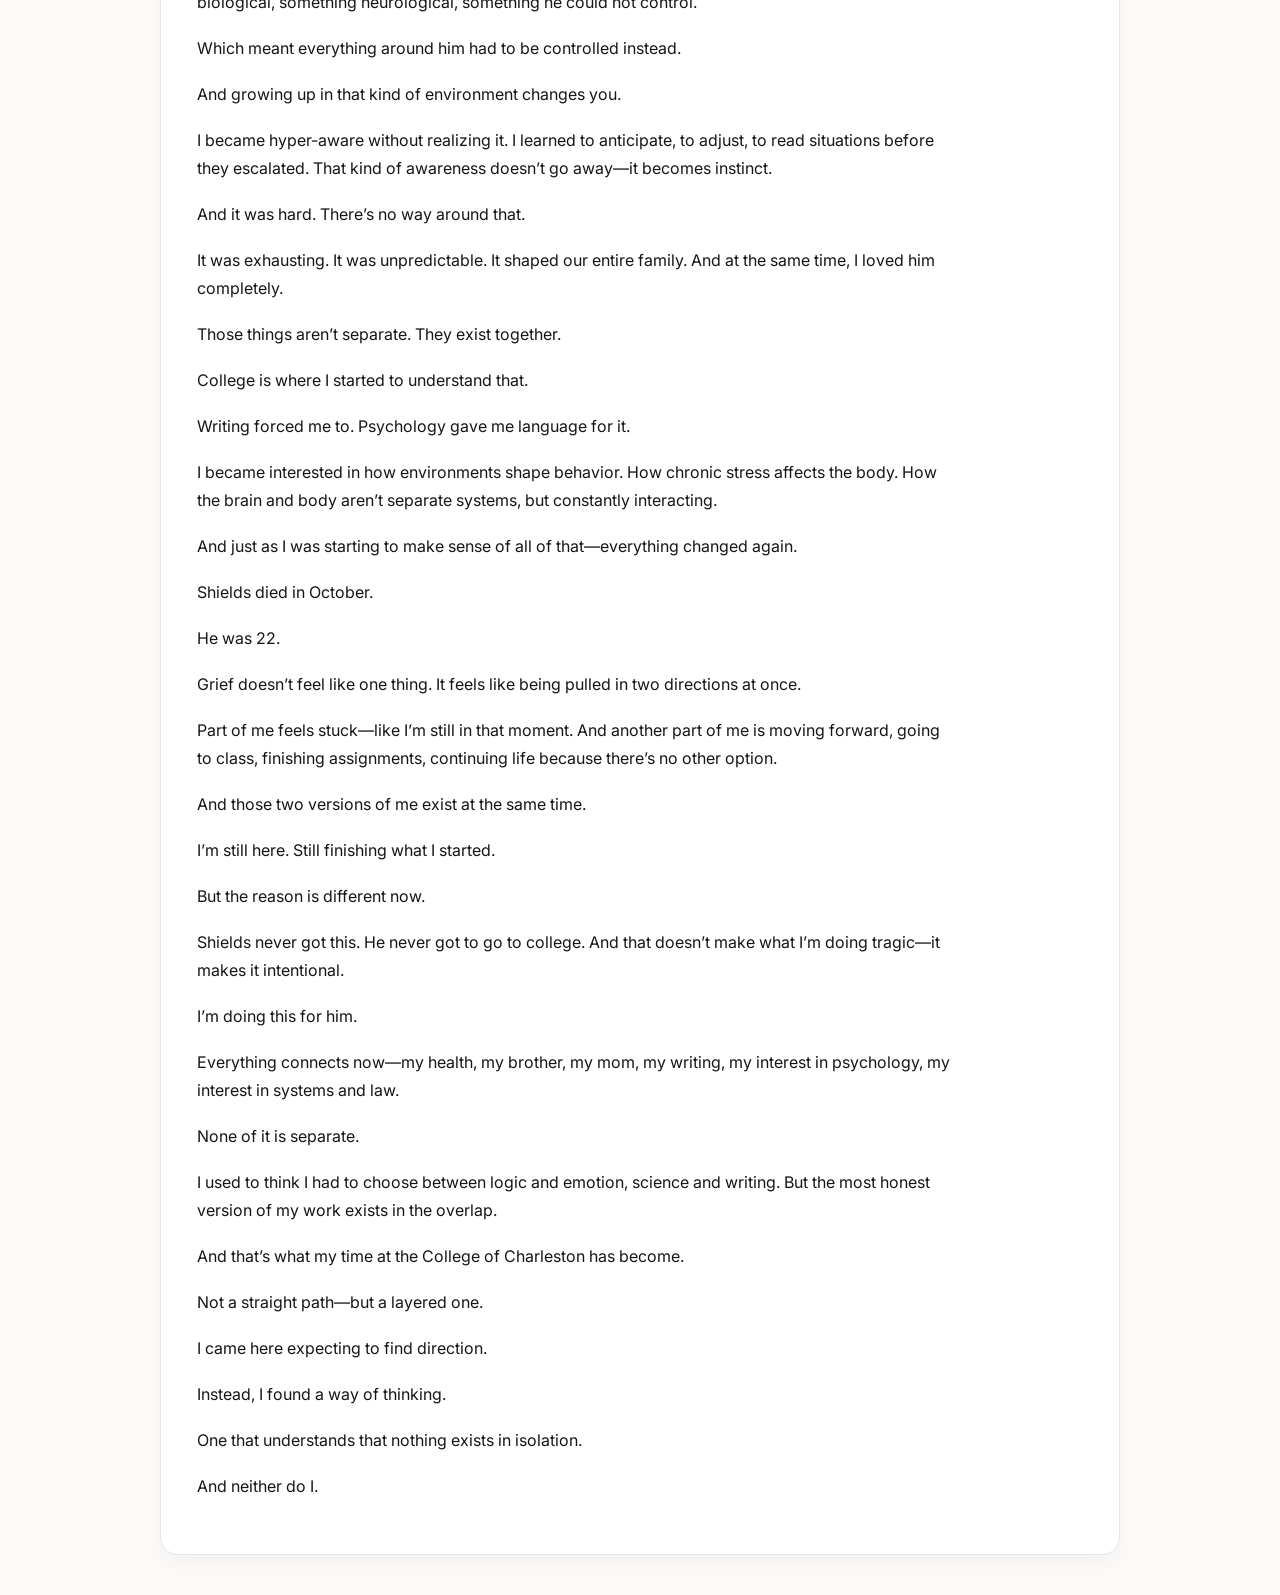
<file: story.html>
<!DOCTYPE html>
<html lang="en">
<head>
  <meta charset="UTF-8" />
  <meta name="viewport" content="width=device-width, initial-scale=1.0" />
  <title>My Story | Kate Fletcher</title>

  <link rel="preconnect" href="https://fonts.googleapis.com" />
  <link rel="preconnect" href="https://fonts.gstatic.com" crossorigin />
  <link href="https://fonts.googleapis.com/css2?family=Inter:wght@300;400;500;600&family=Playfair+Display:ital,wght@0,400;0,600;1,400&display=swap" rel="stylesheet" />

  <style>
    :root {
      --bg-color: #fcfbf9;
      --surface: #ffffff;
      --text-main: #161616;
      --text-muted: #5f6672;
      --border: #e3e8ef;
      --max-width: 960px;
      --shadow: 0 10px 24px rgba(20, 20, 20, 0.04);
    }

    * { margin: 0; padding: 0; box-sizing: border-box; }

    body {
      font-family: "Inter", sans-serif;
      background: var(--bg-color);
      color: var(--text-main);
      line-height: 1.75;
      padding: 40px 5%;
    }

    h1 {
      font-family: "Playfair Display", serif;
      letter-spacing: -0.02em;
      font-size: clamp(2.3rem, 5vw, 3.8rem);
      margin-bottom: 18px;
    }

    a { text-decoration: none; color: inherit; }

    .wrap {
      max-width: var(--max-width);
      margin: 0 auto;
    }

    .top-link {
      display: inline-block;
      margin-bottom: 28px;
      font-size: 0.8rem;
      text-transform: uppercase;
      letter-spacing: 0.08em;
      color: var(--text-muted);
    }

    .card {
      background: var(--surface);
      border: 1px solid var(--border);
      box-shadow: var(--shadow);
      border-radius: 18px;
      padding: 36px;
    }

    .intro {
      color: var(--text-muted);
      max-width: 720px;
      margin-bottom: 36px;
    }

    .story p {
      margin-bottom: 18px;
      max-width: 760px;
    }

    .pull-quote {
      font-family: "Playfair Display", serif;
      font-size: 1.4rem;
      line-height: 1.5;
      margin: 40px 0;
      padding-left: 20px;
      border-left: 3px solid #161616;
      color: #333;
      max-width: 700px;
    }

    @media (max-width: 700px) {
      .card { padding: 24px; }
      .pull-quote { font-size: 1.2rem; }
    }
  </style>
</head>

<body>
  <div class="wrap">
    <a class="top-link" href="index.html">← Back to Portfolio</a>

    <div class="card">
      <h1>My Story</h1>

      <p class="intro">
        A personal narrative tracing how health, family, and lived experience shaped the way I think about psychology, communication, and systems.
      </p>

      <div class="story">

        <p>I didn’t come to the College of Charleston expecting my life to split in two.</p>

        <p>I came here like most people do—unfinished, but intact. I liked writing. I paid attention to people. I thought college would be where things started to make sense. I didn’t expect that almost immediately, I would be forced to rebuild from the inside out.</p>

        <p>Because not long after I got here, my body interrupted everything.</p>

        <p>For years, I had been living with something I didn’t fully understand—a tethered spinal cord. It had always been there, shaping my body in ways I couldn’t fully explain. Then, during my first year at CofC, it stopped being background noise and became something urgent.</p>

        <p>I had to undergo spinal surgery at MUSC.</p>

        <p>And when your spine is involved, it’s not just physical—it’s neurological. It’s your nervous system, your sense of control, your ability to feel stable. Recovery takes years, not weeks, and even then, it’s not about going back—it’s about learning how to exist differently.</p>

        <p>My neurosurgeon told me something I haven’t been able to stop thinking about. When he cut my filum—the part tethering my spinal cord—it tried to snap back into place. Like it had been held there for so long it didn’t know how to exist any other way. He had to cut it twice to make sure it would actually release.</p>

        <div class="pull-quote">
          Even when something is finally freed, it still tries to return to what it’s always known.
        </div>

        <p>That feels like my life.</p>

        <p>At the same time, I was still a freshman trying to figure out college. I didn’t understand withdrawals. I didn’t know how to advocate for myself while recovering from something that serious. I had to leave the Honors College—not because I wasn’t capable, but because I didn’t have the capacity.</p>

        <p>So I rerouted. Summer classes. Adjusted schedules. Learning how to work with limits instead of ignoring them. Locking in—not out of ambition, but necessity.</p>

        <p>But even before all of that, my life had already been shaped by something else.</p>

        <p>My older brother, Shields—older than me by two years.</p>

        <p>He had Prader-Willi syndrome.</p>

        <p>And that’s one of those things that sounds simple when you explain it clinically, but it’s not. Because it doesn’t just affect one person—it reshapes everything around them.</p>

        <p>Food wasn’t just food in our house. It was control. Safety. Tension. Routine. Fear. It dictated everything—how we moved, how we interacted, what we could leave out, what we couldn’t.</p>

        <p>And Shields lived with a hunger that never turned off. Not metaphorically—literally. Something biological, something neurological, something he could not control.</p>

        <p>Which meant everything around him had to be controlled instead.</p>

        <p>And growing up in that kind of environment changes you.</p>

        <p>I became hyper-aware without realizing it. I learned to anticipate, to adjust, to read situations before they escalated. That kind of awareness doesn’t go away—it becomes instinct.</p>

        <p>And it was hard. There’s no way around that.</p>

        <p>It was exhausting. It was unpredictable. It shaped our entire family. And at the same time, I loved him completely.</p>

        <p>Those things aren’t separate. They exist together.</p>

        <p>College is where I started to understand that.</p>

        <p>Writing forced me to. Psychology gave me language for it.</p>

        <p>I became interested in how environments shape behavior. How chronic stress affects the body. How the brain and body aren’t separate systems, but constantly interacting.</p>

        <p>And just as I was starting to make sense of all of that—everything changed again.</p>

        <p>Shields died in October.</p>

        <p>He was 22.</p>

        <p>Grief doesn’t feel like one thing. It feels like being pulled in two directions at once.</p>

        <p>Part of me feels stuck—like I’m still in that moment. And another part of me is moving forward, going to class, finishing assignments, continuing life because there’s no other option.</p>

        <p>And those two versions of me exist at the same time.</p>

        <p>I’m still here. Still finishing what I started.</p>

        <p>But the reason is different now.</p>

        <p>Shields never got this. He never got to go to college. And that doesn’t make what I’m doing tragic—it makes it intentional.</p>

        <p>I’m doing this for him.</p>

        <p>Everything connects now—my health, my brother, my mom, my writing, my interest in psychology, my interest in systems and law.</p>

        <p>None of it is separate.</p>

        <p>I used to think I had to choose between logic and emotion, science and writing. But the most honest version of my work exists in the overlap.</p>

        <p>And that’s what my time at the College of Charleston has become.</p>

        <p>Not a straight path—but a layered one.</p>

        <p>I came here expecting to find direction.</p>

        <p>Instead, I found a way of thinking.</p>

        <p>One that understands that nothing exists in isolation.</p>

        <p>And neither do I.</p>

      </div>
    </div>
  </div>
</body>
</html>
</file>
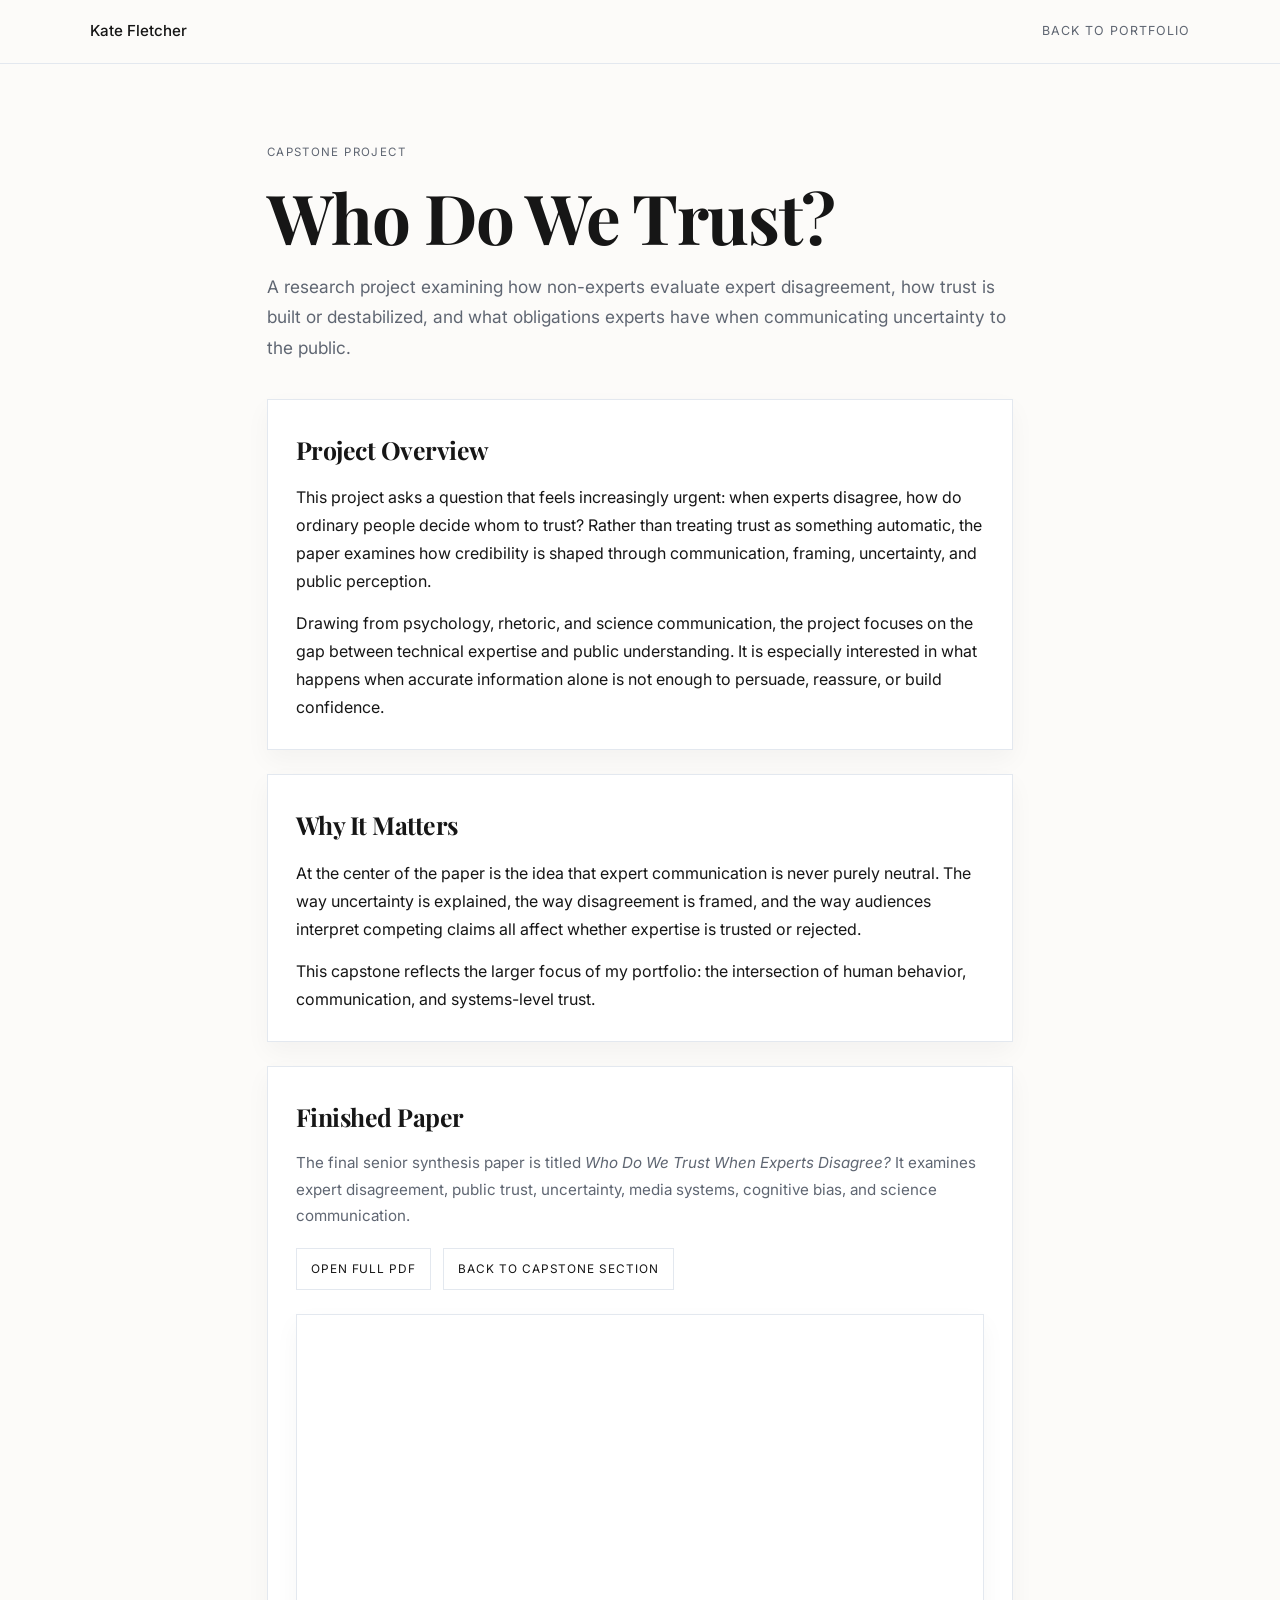
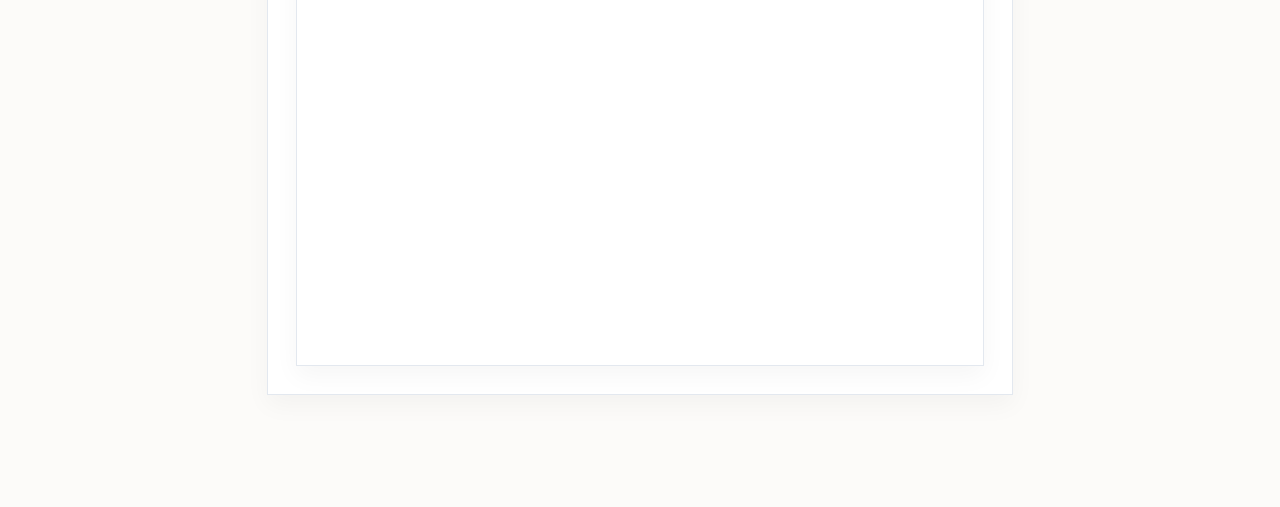
<file: synthesis.html>
<!DOCTYPE html>
<html lang="en">
<head>
  <meta charset="UTF-8" />
  <meta name="viewport" content="width=device-width, initial-scale=1.0" />
  <title>Capstone | Kate Fletcher</title>
  <link rel="preconnect" href="https://fonts.googleapis.com" />
  <link rel="preconnect" href="https://fonts.gstatic.com" crossorigin />
  <link href="https://fonts.googleapis.com/css2?family=Inter:wght@300;400;500;600&family=Playfair+Display:ital,wght@0,400;0,600;1,400&display=swap" rel="stylesheet" />

  <style>
    :root {
      --bg-color: #fcfbf9;
      --surface: #ffffff;
      --text-main: #161616;
      --text-muted: #5f6672;
      --border: #e3e8ef;
      --max-width: 900px;
      --shadow: 0 10px 24px rgba(20, 20, 20, 0.04);
    }

    * {
      margin: 0;
      padding: 0;
      box-sizing: border-box;
    }

    body {
      font-family: "Inter", sans-serif;
      background: var(--bg-color);
      color: var(--text-main);
      line-height: 1.75;
      -webkit-font-smoothing: antialiased;
      text-rendering: optimizeLegibility;
    }

    a {
      color: inherit;
      text-decoration: none;
    }

    h1, h2 {
      font-family: "Playfair Display", serif;
      letter-spacing: -0.02em;
    }

    nav {
      padding: 18px 5%;
      border-bottom: 1px solid var(--border);
      background: rgba(252, 251, 249, 0.92);
      position: sticky;
      top: 0;
      backdrop-filter: blur(12px);
      z-index: 10;
    }

    .nav-inner {
      max-width: 1100px;
      margin: 0 auto;
      display: flex;
      justify-content: space-between;
      align-items: center;
    }

    .logo {
      font-size: 0.95rem;
      font-weight: 500;
    }

    .back-link {
      font-size: 0.78rem;
      text-transform: uppercase;
      letter-spacing: 0.08em;
      color: var(--text-muted);
    }

    main {
      max-width: var(--max-width);
      margin: 0 auto;
      padding: 72px 6% 88px;
    }

    .kicker {
      display: inline-block;
      margin-bottom: 18px;
      font-size: 0.72rem;
      text-transform: uppercase;
      letter-spacing: 0.12em;
      color: var(--text-muted);
    }

    h1 {
      font-size: clamp(2.4rem, 6vw, 4.3rem);
      line-height: 1.08;
      margin-bottom: 18px;
    }

    .subtitle {
      font-size: 1.08rem;
      color: var(--text-muted);
      max-width: 760px;
      margin-bottom: 36px;
    }

    .card {
      background: var(--surface);
      border: 1px solid var(--border);
      box-shadow: var(--shadow);
      padding: 28px;
      margin-bottom: 24px;
    }

    .card h2 {
      font-size: 1.55rem;
      margin-bottom: 12px;
    }

    .card p + p {
      margin-top: 14px;
    }

    .actions {
      display: flex;
      flex-wrap: wrap;
      gap: 12px;
      margin-top: 18px;
    }

    .btn {
      display: inline-block;
      padding: 10px 14px;
      border: 1px solid var(--border);
      background: #fff;
      font-size: 0.74rem;
      text-transform: uppercase;
      letter-spacing: 0.08em;
      transition: all 0.2s ease;
    }

    .btn:hover {
      background: var(--text-main);
      color: #fff;
      border-color: var(--text-main);
    }

    .note {
      color: var(--text-muted);
      font-size: 0.95rem;
    }

    .pdf-preview {
      margin-top: 24px;
      border: 1px solid var(--border);
      background: #fff;
      box-shadow: var(--shadow);
      overflow: hidden;
    }

    .pdf-preview iframe {
      width: 100%;
      height: 650px;
      border: none;
      display: block;
    }

    @media (max-width: 700px) {
      main {
        padding: 52px 5% 72px;
      }

      .card {
        padding: 22px;
      }

      .pdf-preview iframe {
        height: 520px;
      }
    }
  </style>
</head>

<body>
  <nav>
    <div class="nav-inner">
      <a class="logo" href="index.html">Kate Fletcher</a>
      <a class="back-link" href="index.html#synthesis">Back to Portfolio</a>
    </div>
  </nav>

  <main>
    <span class="kicker">Capstone Project</span>

    <h1>Who Do We Trust?</h1>

    <p class="subtitle">
      A research project examining how non-experts evaluate expert disagreement, how trust is built or destabilized, and what obligations experts have when communicating uncertainty to the public.
    </p>

    <div class="card">
      <h2>Project Overview</h2>
      <p>
        This project asks a question that feels increasingly urgent: when experts disagree, how do ordinary people decide whom to trust? Rather than treating trust as something automatic, the paper examines how credibility is shaped through communication, framing, uncertainty, and public perception.
      </p>
      <p>
        Drawing from psychology, rhetoric, and science communication, the project focuses on the gap between technical expertise and public understanding. It is especially interested in what happens when accurate information alone is not enough to persuade, reassure, or build confidence.
      </p>
    </div>

    <div class="card">
      <h2>Why It Matters</h2>
      <p>
        At the center of the paper is the idea that expert communication is never purely neutral. The way uncertainty is explained, the way disagreement is framed, and the way audiences interpret competing claims all affect whether expertise is trusted or rejected.
      </p>
      <p>
        This capstone reflects the larger focus of my portfolio: the intersection of human behavior, communication, and systems-level trust.
      </p>
    </div>

    <div class="card">
      <h2>Finished Paper</h2>
      <p class="note">
        The final senior synthesis paper is titled <i>Who Do We Trust When Experts Disagree?</i> It examines expert disagreement, public trust, uncertainty, media systems, cognitive bias, and science communication.
      </p>

      <div class="actions">
        <a class="btn" href="Senior-Synthesis-Final.pdf" target="_blank" rel="noopener noreferrer">Open Full PDF</a>
        <a class="btn" href="index.html#synthesis">Back to Capstone Section</a>
      </div>

      <div class="pdf-preview">
        <iframe
          src="Senior-Synthesis-Final.pdf"
          title="Who Do We Trust When Experts Disagree? PDF Preview"
        ></iframe>
      </div>
    </div>
  </main>
</body>
</html>
</file>
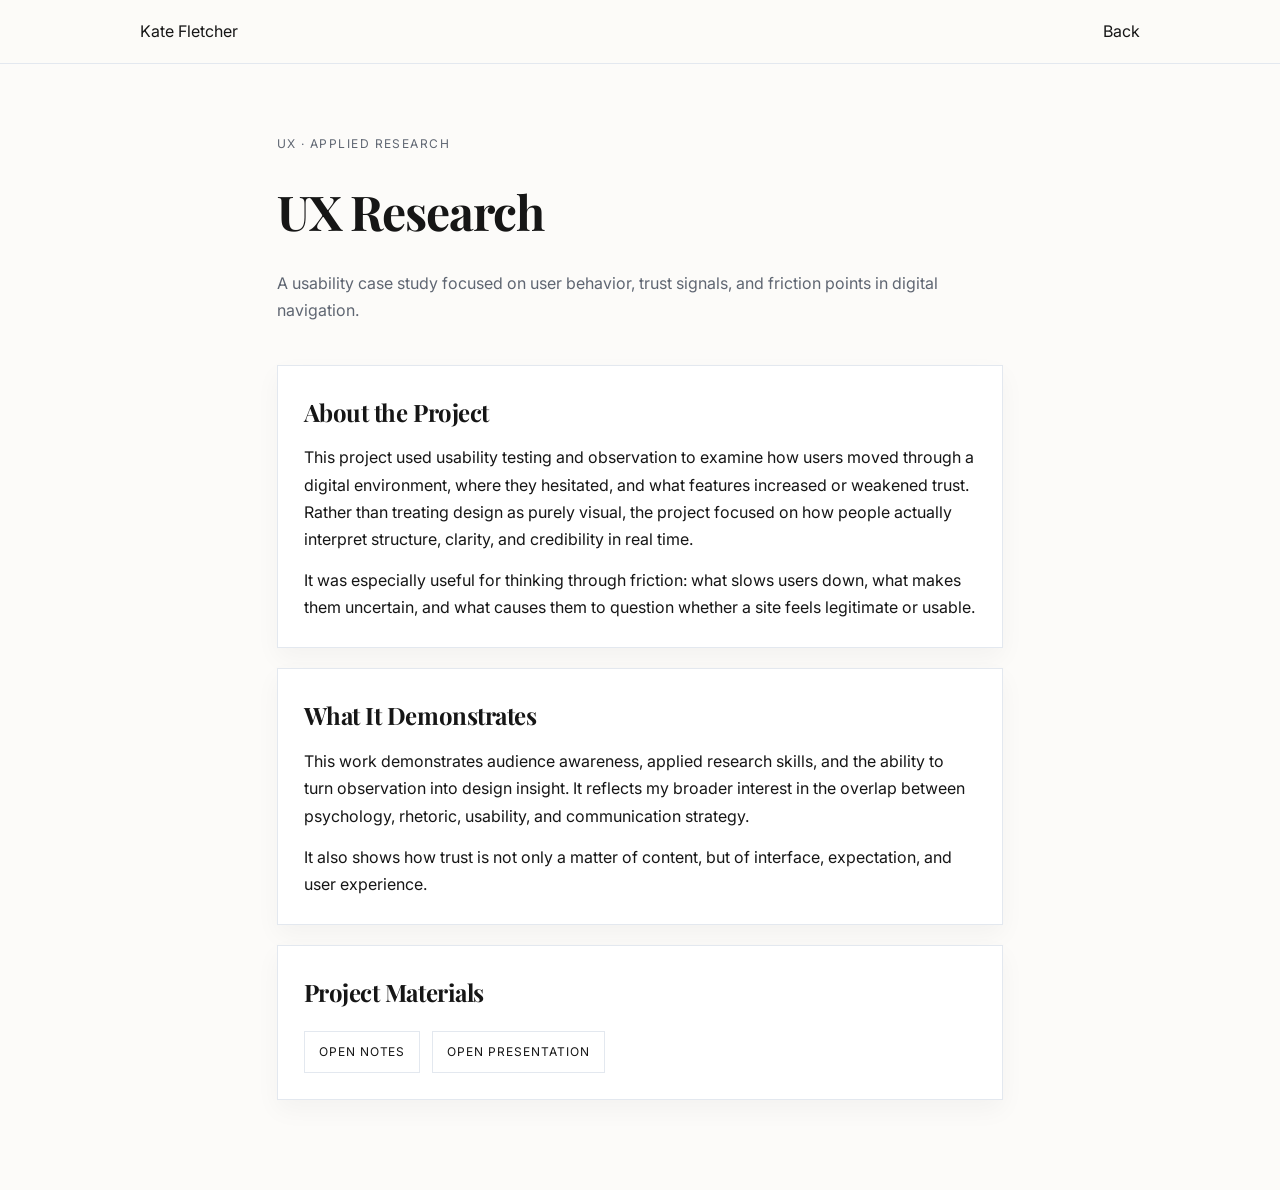
<file: ux.html>
<!DOCTYPE html>
<html lang="en">
<head>
  <meta charset="UTF-8" />
  <meta name="viewport" content="width=device-width, initial-scale=1.0" />
  <title>UX Research | Kate Fletcher</title>

  <link rel="preconnect" href="https://fonts.googleapis.com" />
  <link rel="preconnect" href="https://fonts.gstatic.com" crossorigin />
  <link href="https://fonts.googleapis.com/css2?family=Inter:wght@300;400;500;600&family=Playfair+Display:ital,wght@0,400;0,600;1,400&display=swap" rel="stylesheet" />

  <style>
    :root {
      --bg-color: #fcfbf9;
      --surface: #ffffff;
      --text-main: #161616;
      --text-muted: #5f6672;
      --border: #e3e8ef;
      --shadow: 0 10px 24px rgba(20, 20, 20, 0.04);
    }

    * {
      margin: 0;
      padding: 0;
      box-sizing: border-box;
    }

    body {
      font-family: "Inter", sans-serif;
      background: var(--bg-color);
      color: var(--text-main);
      line-height: 1.7;
      -webkit-font-smoothing: antialiased;
      text-rendering: optimizeLegibility;
    }

    h1, h2 {
      font-family: "Playfair Display", serif;
      letter-spacing: -0.02em;
    }

    a {
      color: inherit;
      text-decoration: none;
    }

    nav {
      padding: 18px 5%;
      border-bottom: 1px solid var(--border);
      background: rgba(252, 251, 249, 0.92);
    }

    .nav-inner {
      max-width: 1000px;
      margin: auto;
      display: flex;
      justify-content: space-between;
      align-items: center;
    }

    main {
      max-width: 880px;
      margin: auto;
      padding: 70px 6%;
    }

    .kicker {
      font-size: 0.75rem;
      letter-spacing: 0.12em;
      text-transform: uppercase;
      color: var(--text-muted);
      margin-bottom: 16px;
      display: block;
    }

    h1 {
      font-size: 3rem;
      margin-bottom: 18px;
    }

    .subtitle {
      color: var(--text-muted);
      margin-bottom: 40px;
      max-width: 760px;
    }

    .card {
      background: var(--surface);
      border: 1px solid var(--border);
      padding: 26px;
      box-shadow: var(--shadow);
      margin-bottom: 20px;
    }

    .card h2 {
      margin-bottom: 12px;
    }

    .card p + p {
      margin-top: 14px;
    }

    .actions {
      display: flex;
      flex-wrap: wrap;
      gap: 12px;
      margin-top: 18px;
    }

    .btn {
      display: inline-block;
      padding: 10px 14px;
      border: 1px solid var(--border);
      font-size: 0.75rem;
      text-transform: uppercase;
      letter-spacing: 0.08em;
      transition: all 0.2s ease;
      background: #fff;
    }

    .btn:hover {
      background: #161616;
      color: white;
      border-color: #161616;
    }
  </style>
</head>
<body>

  <nav>
    <div class="nav-inner">
      <a href="index.html">Kate Fletcher</a>
      <a href="index.html#pillars">Back</a>
    </div>
  </nav>

  <main>
    <span class="kicker">UX · Applied Research</span>

    <h1>UX Research</h1>

    <p class="subtitle">
      A usability case study focused on user behavior, trust signals, and friction points in digital navigation.
    </p>

    <div class="card">
      <h2>About the Project</h2>
      <p>
        This project used usability testing and observation to examine how users moved through a digital environment, where they hesitated, and what features increased or weakened trust. Rather than treating design as purely visual, the project focused on how people actually interpret structure, clarity, and credibility in real time.
      </p>
      <p>
        It was especially useful for thinking through friction: what slows users down, what makes them uncertain, and what causes them to question whether a site feels legitimate or usable.
      </p>
    </div>

    <div class="card">
      <h2>What It Demonstrates</h2>
      <p>
        This work demonstrates audience awareness, applied research skills, and the ability to turn observation into design insight. It reflects my broader interest in the overlap between psychology, rhetoric, usability, and communication strategy.
      </p>
      <p>
        It also shows how trust is not only a matter of content, but of interface, expectation, and user experience.
      </p>
    </div>

    <div class="card">
      <h2>Project Materials</h2>
      <div class="actions">
        <a class="btn" href="https://github.com/katefletcher32505/portfolio/blob/main/Usability%20Test%20Notes.pdf?raw=true" target="_blank" rel="noopener noreferrer">Open Notes</a>
        <a class="btn" href="https://github.com/katefletcher32505/portfolio/blob/main/Usability%20Testing%20Presentation%20for%20Craigslist.pptx?raw=true" target="_blank" rel="noopener noreferrer">Open Presentation</a>
      </div>
    </div>
  </main>

</body>
</html>
</file>
<file: style.css>
:root {
  --bg-color: #fcfbf9;
  --surface: #ffffff;
  --surface-soft: #f8f5f1;
  --text-main: #181818;
  --text-muted: #606875;
  --accent: #4a5568;
  --border: #e3e8ef;
  --max-width: 1220px;
  --shadow: 0 14px 30px rgba(20, 20, 20, 0.045);
  --shadow-hover: 0 18px 40px rgba(0, 0, 0, 0.08);
  --radius: 20px;
}

* {
  margin: 0;
  padding: 0;
  box-sizing: border-box;
}

html {
  scroll-behavior: smooth;
}

body {
  font-family: "Inter", sans-serif;
  background: var(--bg-color);
  color: var(--text-main);
  line-height: 1.72;
  -webkit-font-smoothing: antialiased;
  text-rendering: optimizeLegibility;
}

h1,
h2,
h3,
.serif {
  font-family: "Playfair Display", serif;
  letter-spacing: -0.02em;
}

a {
  color: inherit;
  text-decoration: none;
}

img {
  max-width: 100%;
  display: block;
}

/* NAV */

.site-nav,
nav {
  position: fixed;
  top: 0;
  left: 0;
  right: 0;
  padding: 16px 5%;
  display: flex;
  justify-content: space-between;
  align-items: center;
  background: rgba(252, 251, 249, 0.92);
  backdrop-filter: blur(12px);
  border-bottom: 1px solid var(--border);
  z-index: 1000;
}

.logo {
  font-size: 0.95rem;
  font-weight: 600;
  letter-spacing: 0.01em;
}

.nav-links,
nav ul {
  display: flex;
  gap: 18px;
  list-style: none;
  align-items: center;
  flex-wrap: wrap;
}

.site-nav a,
nav a {
  font-size: 0.72rem;
  text-transform: uppercase;
  letter-spacing: 0.08em;
  transition: opacity 0.2s ease;
}

.site-nav a:hover,
nav a:hover {
  opacity: 0.65;
}

.nav-linkedin {
  padding: 8px 12px;
  border: 1px solid var(--border);
  background: var(--surface);
  border-radius: 999px;
}

/* PAGE STRUCTURE */

section,
.section {
  max-width: var(--max-width);
  margin: 0 auto;
  padding: 88px 5%;
}

.section {
  border-top: 1px solid var(--border);
}

.section-kicker {
  display: inline-block;
  margin-bottom: 18px;
  font-size: 0.72rem;
  text-transform: uppercase;
  letter-spacing: 0.12em;
  color: var(--text-muted);
}

.section-heading {
  font-size: clamp(2rem, 4vw, 3.1rem);
  margin-bottom: 14px;
  line-height: 1.1;
}

.section-intro {
  max-width: 760px;
  color: var(--text-muted);
  margin-bottom: 28px;
  font-size: 1rem;
}

/* HERO */

.hero-banner,
.hero-image {
  width: 100%;
  height: 260px;
  background-image: url("IMG_4955.webp");
  background-size: cover;
  background-position: center;
  border-bottom: 1px solid var(--border);
  margin-top: 58px;
}

#home,
.hero {
  text-align: center;
  padding-top: 66px;
  padding-bottom: 82px;
  position: relative;
}

.hero::after,
#home::after {
  content: "";
  display: block;
  width: 80px;
  height: 2px;
  background: var(--text-main);
  margin: 28px auto 0;
  opacity: 0.2;
}

.hero-title {
  font-size: clamp(2.9rem, 7vw, 5.5rem);
  line-height: 1.01;
  max-width: 940px;
  margin: 0 auto;
}

.hero-statement {
  max-width: 860px;
  margin: 24px auto 0;
  font-size: clamp(1.06rem, 2.2vw, 1.48rem);
  color: var(--accent);
  font-style: italic;
  font-weight: 300;
  line-height: 1.78;
}

.hero-subcopy {
  max-width: 760px;
  margin: 26px auto 0;
  color: var(--text-muted);
  font-size: 0.98rem;
}

.hero-actions {
  margin-top: 28px;
  display: flex;
  justify-content: center;
  flex-wrap: wrap;
  gap: 12px;
}

/* ABOUT */

#about-me {
  padding-top: 42px;
  padding-bottom: 86px;
}

.about-grid {
  display: grid;
  grid-template-columns: minmax(240px, 320px) minmax(0, 1fr);
  gap: 48px;
  align-items: start;
}

.about-photo-wrap {
  display: flex;
  flex-direction: column;
  align-items: flex-start;
  gap: 12px;
  position: sticky;
  top: 96px;
}

.about-photo {
  width: 100%;
  max-width: 300px;
  aspect-ratio: 4 / 5;
  object-fit: cover;
  object-position: center;
  border-radius: 18px;
  border: 1px solid var(--border);
  box-shadow: var(--shadow);
  transition: transform 0.3s ease;
}

.about-photo:hover {
  transform: scale(1.02);
}

.about-caption {
  font-size: 0.8rem;
  color: var(--text-muted);
}

.about-copy h2 {
  font-size: clamp(2rem, 4vw, 3.1rem);
  margin-bottom: 14px;
  line-height: 1.1;
}

.about-meta {
  margin-bottom: 20px;
  color: var(--text-muted);
}

.about-copy p {
  margin-bottom: 1.05rem;
  max-width: 760px;
  font-size: 0.98rem;
  line-height: 1.75;
}

/* FRAMEWORK */

#about {
  padding-top: 30px;
  padding-bottom: 84px;
}

.framework-grid {
  display: grid;
  grid-template-columns: minmax(0, 0.9fr) minmax(0, 1.1fr);
  gap: 64px;
  align-items: start;
}

.framework-left {
  display: flex;
  flex-direction: column;
  gap: 26px;
  max-width: 520px;
}

.framework-lead {
  font-size: clamp(2.2rem, 4.5vw, 4rem);
  line-height: 1.08;
  max-width: 500px;
}

.framework-image {
  width: 100%;
  max-width: 460px;
  border-radius: 18px;
  border: 1px solid var(--border);
  box-shadow: var(--shadow);
  object-fit: cover;
  transform: rotate(-1.5deg);
}

.framework-copy {
  padding-top: 8px;
}

.framework-copy p {
  margin-bottom: 1.2rem;
  max-width: 720px;
  font-size: 1.02rem;
  line-height: 1.8;
}

/* CARD GRIDS */

#quick-links,
#pillars,
#synthesis,
#vault {
  padding-top: 34px;
  padding-bottom: 84px;
}

.card-grid,
.quick-links-grid,
.pillars-grid,
.vault-grid {
  display: grid;
  gap: 18px;
}

.two-up,
.pillars-grid,
.vault-grid {
  grid-template-columns: 1fr 1fr;
}

.four-up,
.quick-links-grid {
  grid-template-columns: 1fr 1fr;
}

.card,
.artifact-card,
.vault-card,
.link-card {
  background: var(--surface);
  border: 1px solid var(--border);
  padding: 24px;
  box-shadow: var(--shadow);
  min-height: 255px;
  display: flex;
  flex-direction: column;
  border-radius: var(--radius);
  transition: all 0.2s ease;
}

.card:hover,
.artifact-card:hover,
.vault-card:hover,
.link-card:hover {
  transform: translateY(-4px);
  box-shadow: var(--shadow-hover);
}

.link-card {
  min-height: 225px;
  background: linear-gradient(to bottom, #ffffff, #fbf9f6);
}

.card-label {
  display: inline-block;
  margin-bottom: 12px;
  font-size: 0.68rem;
  text-transform: uppercase;
  letter-spacing: 0.1em;
  color: var(--text-muted);
}

.card h3,
.artifact-card h3,
.vault-card h3,
.link-card h3 {
  font-size: 1.62rem;
  margin-bottom: 10px;
  line-height: 1.15;
}

.card p,
.artifact-card p,
.vault-card p,
.link-card p,
.feature-block p {
  font-size: 1rem;
}

.artifact-note {
  margin-top: auto;
  padding-top: 14px;
  font-size: 0.82rem;
  color: var(--text-muted);
}

.card-actions {
  margin-top: 18px;
  display: flex;
  flex-wrap: wrap;
  gap: 10px;
}

/* BUTTONS */

.btn {
  display: inline-block;
  padding: 11px 16px;
  border-radius: 999px;
  font-size: 0.75rem;
  text-transform: uppercase;
  letter-spacing: 0.08em;
  transition: all 0.2s ease;
  border: 1px solid var(--border);
}

.btn-primary {
  background: var(--text-main);
  color: #fff;
  border-color: var(--text-main);
}

.btn-primary:hover {
  transform: translateY(-1px);
  opacity: 0.9;
}

.btn-secondary {
  background: #fff;
}

.btn-secondary:hover {
  background: var(--text-main);
  color: #fff;
  border-color: var(--text-main);
}

/* SOFT CARD */

.card-soft {
  background: linear-gradient(to bottom, #ffffff, #fbf9f6);
}

/* SYNTHESIS */

.synthesis-wrap,
.vault-wrap {
  max-width: 920px;
}

.feature-block {
  background: var(--surface);
  border: 1px solid var(--border);
  box-shadow: var(--shadow);
  padding: 28px;
  margin-top: 18px;
  border-radius: var(--radius);
}

.feature-block h3 {
  font-size: 1.52rem;
  margin-bottom: 10px;
  line-height: 1.18;
}

.muted {
  color: var(--text-muted);
}

/* FOOTER */

footer {
  padding: 34px 5% 48px;
  text-align: center;
  color: var(--text-muted);
  font-size: 0.8rem;
  border-top: 1px solid var(--border);
  margin-top: 24px;
}

/* RESPONSIVE */

@media (max-width: 980px) {
  .about-grid,
  .framework-grid,
  .quick-links-grid,
  .pillars-grid,
  .vault-grid,
  .two-up,
  .four-up {
    grid-template-columns: 1fr;
  }

  .about-grid {
    gap: 30px;
  }

  .about-photo-wrap {
    position: static;
    max-width: 360px;
  }

  .framework-left {
    max-width: 100%;
  }

  .framework-image {
    max-width: 100%;
  }

  .framework-copy {
    padding-top: 0;
  }

  .card,
  .artifact-card,
  .vault-card,
  .link-card {
    min-height: auto;
  }
}

@media (max-width: 720px) {
  .site-nav,
  nav {
    padding: 14px 5%;
  }

  .nav-links,
  nav ul {
    gap: 10px;
  }

  .site-nav a,
  nav a {
    font-size: 0.6rem;
  }

  .logo {
    font-size: 0.88rem;
  }

  .nav-linkedin {
    padding: 6px 8px;
  }

  section,
  .section {
    padding: 68px 6%;
  }

  .hero-banner,
  .hero-image {
    height: 190px;
    margin-top: 52px;
  }

  #home,
  .hero {
    padding-top: 42px;
    padding-bottom: 58px;
  }

  .hero-statement {
    margin-top: 18px;
  }

  #about-me,
  #about,
  #quick-links,
  #pillars,
  #synthesis,
  #vault {
    padding-top: 24px;
    padding-bottom: 60px;
  }

  .feature-block,
  .vault-card,
  .artifact-card,
  .link-card,
  .card {
    padding: 18px;
  }
}

@media (max-width: 560px) {
  .nav-links,
  nav ul {
    display: none;
  }

  .hero-title {
    font-size: clamp(2.35rem, 11vw, 3.55rem);
  }

  .framework-lead {
    font-size: 2rem;
  }
}
.hero-graphic {
  width: 100%;
  max-width: 1000px;
  height: 260px;              /* keeps it from being huge */
  object-fit: cover;          /* makes it crop nicely */
  margin: 40px auto 0;
  display: block;

  border-radius: 16px;
  border: 1px solid var(--border);
  box-shadow: var(--shadow);
}
.hero-image {
  height: 300px;
  background-position: center;
  background-size: cover;
  border-bottom: 1px solid var(--border);

  /* subtle polish */
  filter: brightness(0.92);
}
</file>
